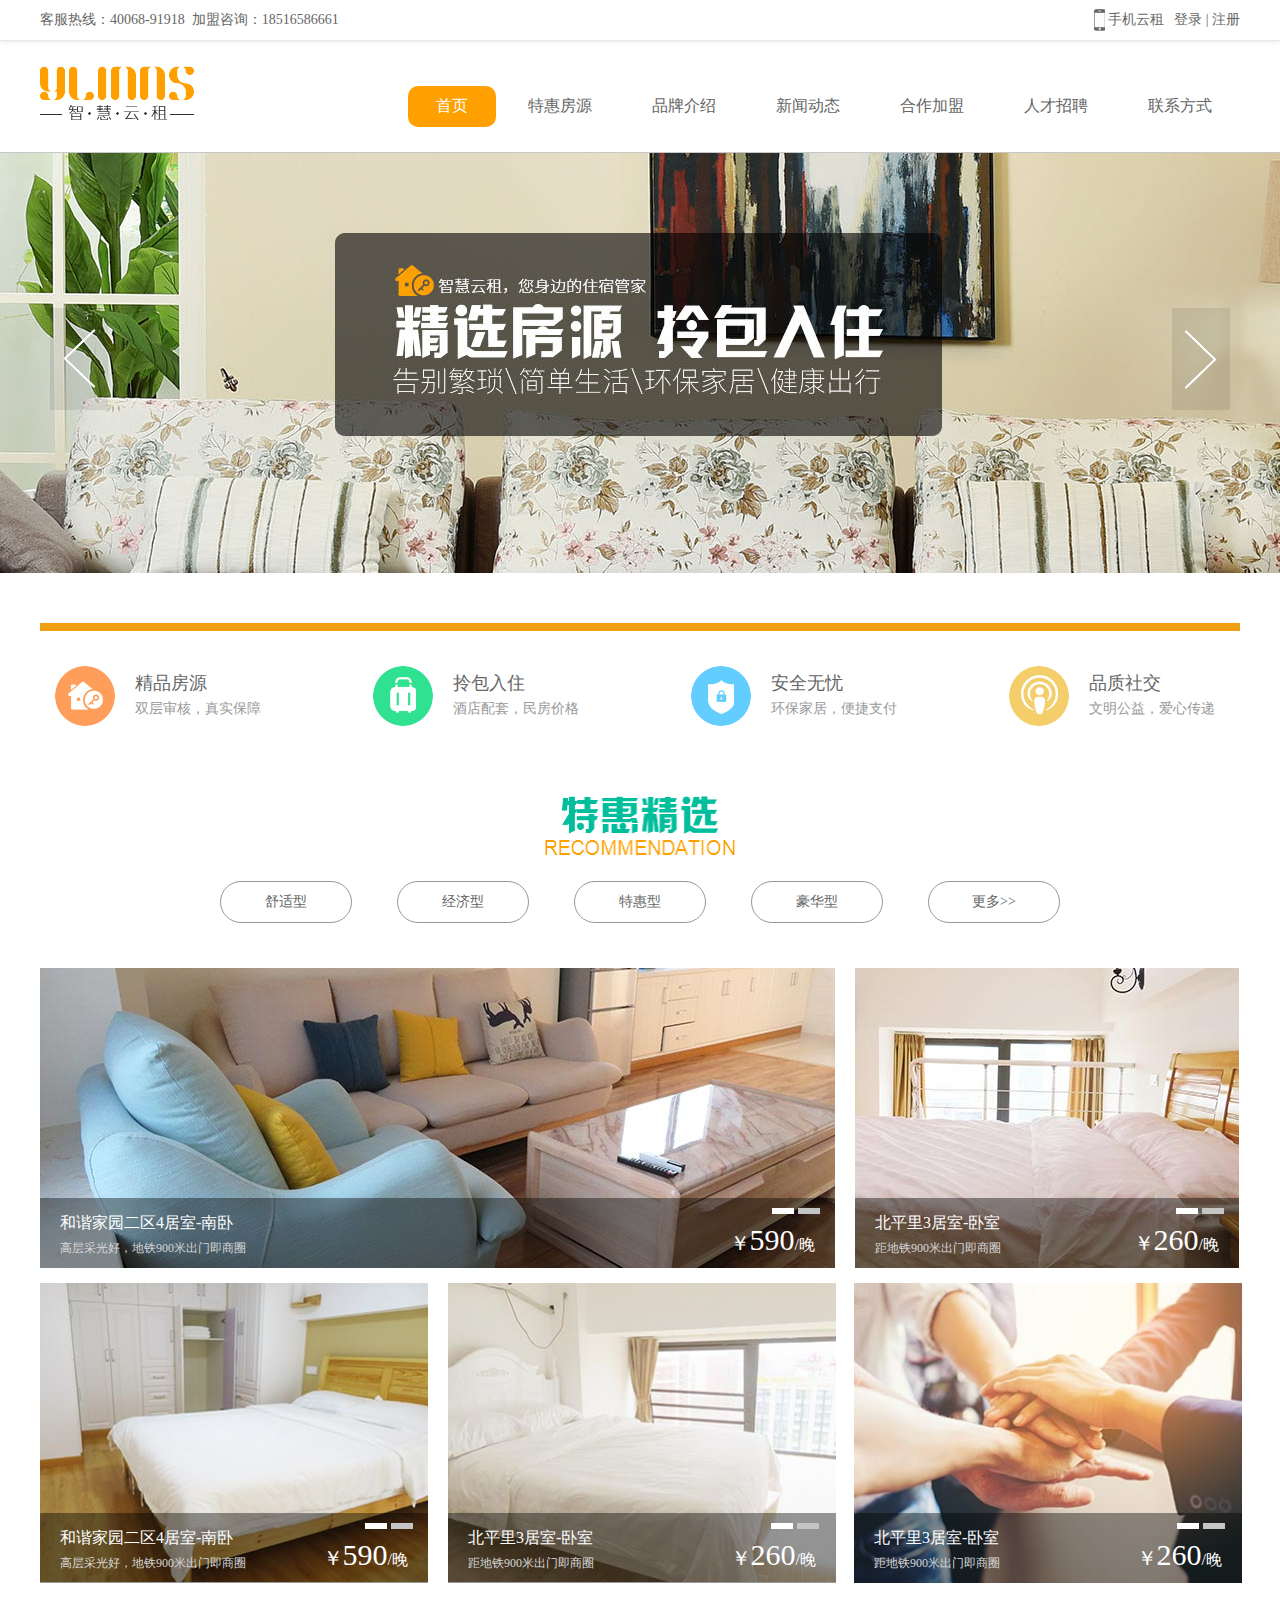
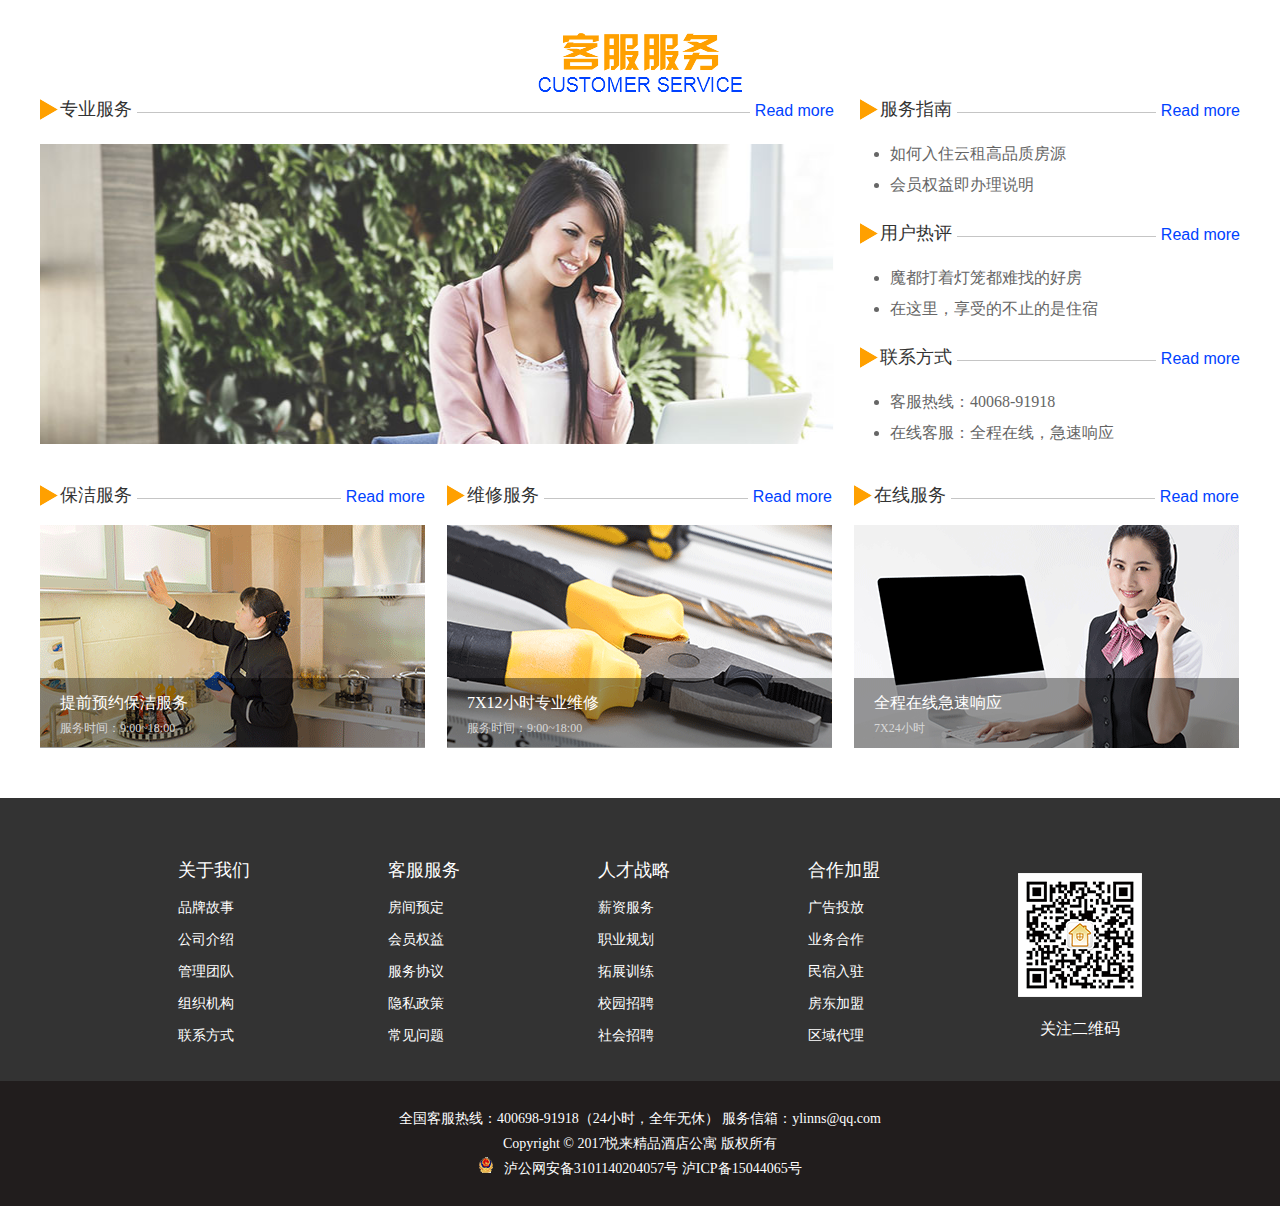
<file: index.html>
<!DOCTYPE html>
<html lang="en">
<head>
	<meta charset="UTF-8">
    <meta http-equiv="X-UA-Compatible" content="IE=edge,chrome=1">
	<title>智慧云租</title>
	<meta name="keywords" content="智慧云租">
    <meta name="description" content="智慧云租">
    <meta name="author" content="carol-y" />
  	<meta name="applicable-device" content="pc,mobile">
	<link rel="stylesheet" type="text/css" href="css/base.css">
	<link rel="stylesheet" type="text/css" href="css/index.css">
</head>
<body class="fa_yahei">
	<!-- header -->
	<div class="h40 w header">
		<div class="w1200 mauto f14 h_call">
			<p class="fl">
				客服热线：40068-91918&nbsp;&nbsp;加盟咨询：18516586661
		    </p>
		    <div class="fr">
		    	<a href="javascript:;" class="icon_iphone no_unl h_call">&nbsp;&nbsp;&nbsp;&nbsp;手机云租</a>
		    	<a href="register.html" class="no_unl h_call">&nbsp;&nbsp;登录</a>&nbsp;|&nbsp;<a href="login.html" class="no_unl h_call">注册</a>
		    </div>
		</div>
	</div>
	<!-- header end -->

	<!-- nav -->
	<div class="nav_bor">
		<div class="clearfix ptb25 w1200 mauto">
			<div class="fl"><img src="images/logo.png"></div>
			<ul class="fr nav mt20">
				<li><a href="index.html" class="cover no_unl">首页</a></li>
				<li><a href="house_list.html" class="no_unl">特惠房源</a></li>
				<li><a href="#" class="no_unl">品牌介绍</a></li>
				<li><a href="#" class="no_unl">新闻动态</a></li>
				<li><a href="#" class="no_unl">合作加盟</a></li>
				<li><a href="#" class="no_unl">人才招聘</a></li>
				<li><a href="#" class="no_unl">联系方式</a></li>
			</ul>
		</div>
	</div>
	<!-- nav end-->

	<!-- banner -->
	<div class="banner pr">
		<div class="item">
			<div class="fill pa" style="background-image:url(./images/banner.jpg);" onclick="window.location.href='http://www.***.com'"></div>
			<div class="fill pa" style="background-image:url(./images/banner2.jpg);" onclick="window.location.href='http://www.***.com'"></div>	
		</div>
		<span class="prev pa" id="left"></span>
		<span class="next pa" id="right"></span>
		
	</div>
	<!-- banner end -->

	<!-- icon -->
	<div class="mt50 w1200 mauto">
		<div class="strip"></div>
		<ul class="icon mt20">
			<li>
				<a href="#" class="clearfix cover">
					<i class="fl icon_h ml15 mt15"></i>
					<dl class="fl ml20 mt20">
						<dt>精品房源</dt>
						<dd class="mt5">双层审核，真实保障</dd>
					</dl>
				</a>
			</li>
			<li>
				<a href="#" class="clearfix">
					<i class="fl icon_c ml15 mt15"></i>
					<dl class="fl ml20 mt20">
						<dt>拎包入住</dt>
						<dd class="mt5">酒店配套，民房价格</dd>
					</dl>
				</a>
			</li>
			<li>
				<a href="#" class="clearfix">
					<i class="fl icon_b ml15 mt15"></i>
					<dl class="fl ml20 mt20">
						<dt>安全无忧</dt>
						<dd class="mt5">环保家居，便捷支付</dd>
					</dl>
				</a>
			</li>
			<li>
				<a href="#" class="clearfix">
					<i class="fl icon_s ml15 mt15"></i>
					<dl class="fl ml20 mt20">
						<dt>品质社交</dt>
						<dd class="mt5">文明公益，爱心传递</dd>
					</dl>
				</a>
			</li>
		</ul>
	</div>
	<!-- icon end -->

	<!-- recommendation -->
	<div class="mt50 w1200 mauto">
		<div class="recom mauto"><img src="./images/recom.png" width="100%"></div>
		<ul class="recom_t">
			<li><a href="javascript:;" class="no_unl">舒适型</a></li>
			<li><a href="javascript:;" class="no_unl">经济型</a></li>
			<li><a href="javascript:;" class="no_unl">特惠型</a></li>
			<li><a href="javascript:;" class="no_unl">豪华型</a></li>
			<li><a href="#" class="no_unl">更多&gt;&gt;</a></li>
		</ul>
		<div class="recom_img clearfix mt45">
			<div class="pr r_1 fl">
				<div id="r_item">
					<div class="r_1 pa" style="background-image: url(./images/r_1.jpg);">
						<div class="recom_des pa">
							<dl class="fl">
								<dt class="ml20 mt15"><a href="#">和谐家园二区4居室-南卧</a></dt>
								<dd class="ml20 ">高层采光好，地铁900米出门即商圈</dd>
							</dl>
							<p class="fr pr20 f16"><span class="f20">￥</span><b class="f30 fn">590</b>/晚</p>
						</div>
					</div>
					<div class="r_1 pa" style="background-image: url(./images/r_1.jpg);">
						<div class="recom_des pa">
							<dl class="fl">
								<dt class="ml20 mt15"><a href="#">和谐家园二区4居室-南卧</a></dt>
								<dd class="ml20 ">高层采光好，地铁900米出门即商圈</dd>
							</dl>
							<p class="fr pr20 f16"><span class="f20">￥</span><b class="f30 fn">590</b>/晚</p>
						</div>
					</div>
				</div><!--id:r_item end-->
				<div id="oneSpan" class="recom_btn pa">
					<span class="cover"></span>
					<span></span>
				</div>
			</div><!--class:r_1 end-->
			<div class="fl r_2 pr ml20">
				<div id="r_item2">
					<div class="r_2 pa" style="background-image: url(./images/r_2.jpg);">
						<div class="recom_des pa">
							<dl class="fl">
								<dt class="ml20 mt15"><a href="#">北平里3居室-卧室</a></dt>
								<dd class="ml20 ">距地铁900米出门即商圈</dd>
							</dl>
							<p class="fr pr20 f16"><span class="f20">￥</span><b class="f30 fn">260</b>/晚</p>
						</div>
					</div>
					<div class="r_2 pa" style="background-image: url(./images/r_2.jpg);">
						<div class="recom_des pa">
							<dl class="fl">
								<dt class="ml20 mt15"><a href="#">北平里3居室-卧室</a></dt>
								<dd class="ml20 ">距地铁900米出门即商圈</dd>
							</dl>
							<p class="fr pr20 f16"><span class="f20">￥</span><b class="f30 fn">260</b>/晚</p>
						</div>
					</div>
				</div><!-- id:r_item2 end-->
				<div id="twoSpan" class="recom_btn pa">
					<span class="cover"></span>
					<span></span>
				</div>
			</div><!--class:r_2 end-->
		</div><!--class:recom_img end-->
		<div class="recom_img pr clearfix pt15">
			<div class="fl r_3 ier_3 pr">
				<div id="r_item3">
					<div class="r_3 pa" style="background-image: url(./images/r_3.jpg);">
						<div class="recom_des pa">
							<dl class="fl">
								<dt class="ml20 mt15"><a href="#">和谐家园二区4居室-南卧</a></dt>
								<dd class="ml20 ">高层采光好，地铁900米出门即商圈</dd>
							</dl>
							<p class="fr pr20 f16"><span class="f20">￥</span><b class="f30 fn">590</b>/晚</p>
						</div>
					</div>
					<div class="r_3 pa" style="background-image: url(./images/r_3.jpg);">
						<div class="recom_des pa">
							<dl class="fl">
								<dt class="ml20 mt15"><a href="#">和谐家园二区4居室-南卧</a></dt>
								<dd class="ml20 ">高层采光好，地铁900米出门即商圈</dd>
							</dl>
							<p class="fr pr20 f16"><span class="f20">￥</span><b class="f30 fn">590</b>/晚</p>
						</div>
					</div>
				</div><!-- id:r_item3 end-->
				<div id="threeSpan" class="recom_btn pa">
					<span class="cover"></span>
					<span></span>
				</div>
			</div><!-- class:r_3 end-->
			<div class="fl r_3 ier_3 pr">
				<div id="r_item4">
					<div class="r_3 pa" style="background-image: url(./images/r_4.jpg);">
						<div class="recom_des pa">
							<dl class="fl ">
								<dt class="ml20 mt15"><a href="#">北平里3居室-卧室</a></dt>
								<dd class="ml20 ">距地铁900米出门即商圈</dd>
							</dl>
							<p class="fr pr20 f16"><span class="f20">￥</span><b class="f30 fn">260</b>/晚</p>
						</div>
					</div>
					<div class="r_3 pa" style="background-image: url(./images/r_4.jpg);">
						<div class="recom_des pa">
							<dl class="fl ">
								<dt class="ml20 mt15"><a href="#">北平里3居室-卧室</a></dt>
								<dd class="ml20 ">距地铁900米出门即商圈</dd>
							</dl>
							<p class="fr pr20 f16"><span class="f20">￥</span><b class="f30 fn">260</b>/晚</p>
						</div>
					</div>
				</div><!--id:r_item4-->
				<div id="fourSpan" class="recom_btn pa">
					<span class="cover"></span>
					<span></span>
				</div>
			</div><!--class:r_3 end-->
			<div class="fl r_3 ier_3 pr">
				<div id="r_item5">
					<div class="r_3 pa" style="background-image: url(./images/r_5.jpg);">
						<div class="recom_des pa">
							<dl class="fl">
								<dt class="ml20 mt15"><a href="#">北平里3居室-卧室</a></dt>
								<dd class="ml20 ">距地铁900米出门即商圈</dd>
							</dl>
							<p class="fr pr20 f16"><span class="f20">￥</span><b class="f30 fn">260</b>/晚</p>
						</div>
					</div>
					<div class="r_3 pa" style="background-image: url(./images/r_5.jpg);">
						<div class="recom_des pa">
							<dl class="fl">
								<dt class="ml20 mt15"><a href="#">北平里3居室-卧室</a></dt>
								<dd class="ml20 ">距地铁900米出门即商圈</dd>
							</dl>
							<p class="fr pr20 f16"><span class="f20">￥</span><b class="f30 fn">260</b>/晚</p>
						</div>
					</div>	
				</div><!--id:r_item5 end-->
				<div id="fiveSpan" class="recom_btn pa">
					<span class="cover"></span>
					<span></span>
				</div>
			</div><!--class:r_3 end-->
		</div><!--class:recom_img end-->

	</div>
	<!-- recommendation end -->

	<!-- custiomer service -->
	<div class="mt50 w1200 mauto">
		<div class="custi mauto"><img src="./images/custi.png" width="100%"></div>
		<div class="custi_con clearfix mt20">
			<div class="fl mr20 custi_cs1">
				<div class="custi_tit pr">
					<hr class="hr" />
					<span class="pa f18">专业服务</span>
					<a href="#" class="pa f16 fa_Arial pl5">Read more</a>
				</div>
				<div class="custi_img mt20"><img src="./images/cs_1.jpg" width="794" height="300"></div>
			</div>
			<div class="fr">
				<div class="custi_box mb40">
					<div class="custi_tit pr">
						<hr class="hr" />
						<span class="pa f18">服务指南</span>
						<a href="#" class="pa f16 fa_Arial pl5">Read more</a>
					</div>
					<ul class="custi_list mt20 f16 pl30">
						<li>如何入住云租高品质房源</li>
						<li class="mt10">会员权益即办理说明</li>
					</ul>
				</div>
				<div class="custi_box mb40">
					<div class="custi_tit pr">
						<hr class="hr" />
						<span class="pa f18">用户热评</span>
						<a href="#" class="pa f16 fa_Arial pl5">Read more</a>
					</div>
					<ul class="custi_list mt20 f16 pl30">
						<li>魔都打着灯笼都难找的好房</li>
						<li class="mt10">在这里，享受的不止的是住宿</li>
					</ul>
				</div>
				<div class="custi_box">
					<div class="custi_tit pr">
						<hr class="hr" />
						<span class="pa f18">联系方式</span>
						<a href="#" class="pa f16 fa_Arial pl5">Read more</a>
					</div>
					<ul class="custi_list mt20 f16 pl30">
						<li>客服热线：40068-91918</li>
						<li class="mt10">在线客服：全程在线，急速响应</li>
					</ul>
				</div>
			</div>
		</div>
		<div class="custi_con clearfix pt50">
			<div class="fl custi_s1 mr22">
				<div class="custi_box">
					<div class="custi_tit pr">
						<hr class="hr" />
						<span class="pa f18">保洁服务</span>
						<a href="#" class="pa f16 fa_Arial pl5">Read more</a>
					</div>
					<div class="custi_s pr mt15" style="background-image: url(./images/cs_2.gif);">
						<div class="recom_des pa">
							<dl class="fl">
								<dt class="ml20 mt15">提前预约保洁服务</dt>
								<dd class="ml20 ">服务时间：9:00~18:00</dd>
							</dl>
						</div>
					</div>
				</div>
			</div>
			<div class="fl custi_s1 mr22">
				<div class="custi_box">
					<div class="custi_tit pr">
						<hr class="hr" />
						<span class="pa f18">维修服务</span>
						<a href="#" class="pa f16 fa_Arial pl5">Read more</a>
					</div>
					<div class="custi_s pr mt15" style="background-image: url(./images/cs_3.gif);">
						<div class="recom_des pa">
							<dl class="fl">
								<dt class="ml20 mt15">7X12小时专业维修</dt>
								<dd class="ml20 ">服务时间：9:00~18:00</dd>
							</dl>
						</div>
					</div>
				</div>
			</div>
			<div class="fl custi_s1">
				<div class="custi_box">
					<div class="custi_tit pr">
						<hr class="hr" />
						<span class="pa f18">在线服务</span>
						<a href="#" class="pa f16 fa_Arial pl5">Read more</a>
					</div>
					<div class="custi_s pr mt15" style="background-image: url(./images/cs_4.gif);">
						<div class="recom_des pa">
							<dl class="fl">
								<dt class="ml20 mt15">全程在线急速响应</dt>
								<dd class="ml20 ">7X24小时</dd>
							</dl>
						</div>
					</div>
				</div>
			</div>
		</div>
	</div>
	<!-- custiomer service end -->

	<!-- footer -->
	<div class="footer mt50">
		<div class="foo_nav clearfix mauto">
			<dl class="fl">
				<dt>关于我们</dt>
				<dd><a href="#">品牌故事</a></dd>
				<dd><a href="#">公司介绍</a></dd>
				<dd><a href="#">管理团队</a></dd>
				<dd><a href="#">组织机构</a></dd>
				<dd><a href="#">联系方式</a></dd>
			</dl>
			<dl class="fl">
				<dt>客服服务</dt>
				<dd><a href="#">房间预定</a></dd>
				<dd><a href="#">会员权益</a></dd>
				<dd><a href="#">服务协议</a></dd>
				<dd><a href="#">隐私政策</a></dd>
				<dd><a href="#">常见问题</a></dd>
			</dl>
			<dl class="fl">
				<dt>人才战略</dt>
				<dd><a href="#">薪资服务</a></dd>
				<dd><a href="#">职业规划</a></dd>
				<dd><a href="#">拓展训练</a></dd>
				<dd><a href="#">校园招聘</a></dd>
				<dd><a href="#">社会招聘</a></dd>
			</dl>
			<dl class="fl">
				<dt>合作加盟</dt>
				<dd><a href="#">广告投放</a></dd>
				<dd><a href="#">业务合作</a></dd>
				<dd><a href="#">民宿入驻</a></dd>
				<dd><a href="#">房东加盟</a></dd>
				<dd><a href="#">区域代理</a></dd>
			</dl>
			<div class="foo_code fl">
				<img src="./images/code.png" alt="二维码">
				<p>关注二维码</p>
			</div>
		</div>
		
		<div class="foo_co">
			<p>全国客服热线：400698-91918（24小时，全年无休）  服务信箱：ylinns@qq.com</p>
			<p>Copyright © 2017悦来精品酒店公寓 版权所有</p>
			<p><img src="./images/icon_po.png" alt="警徽"> &nbsp;&nbsp;泸公网安备3101140204057号   泸ICP备15044065号</p>
		</div>
	</div>
	<!-- footer end -->

	<script type="text/javascript" src="./lib/js/jquery.min.js"></script>
	<script type="text/javascript" src="js/js.js"></script>
</body>
</html>
</file>
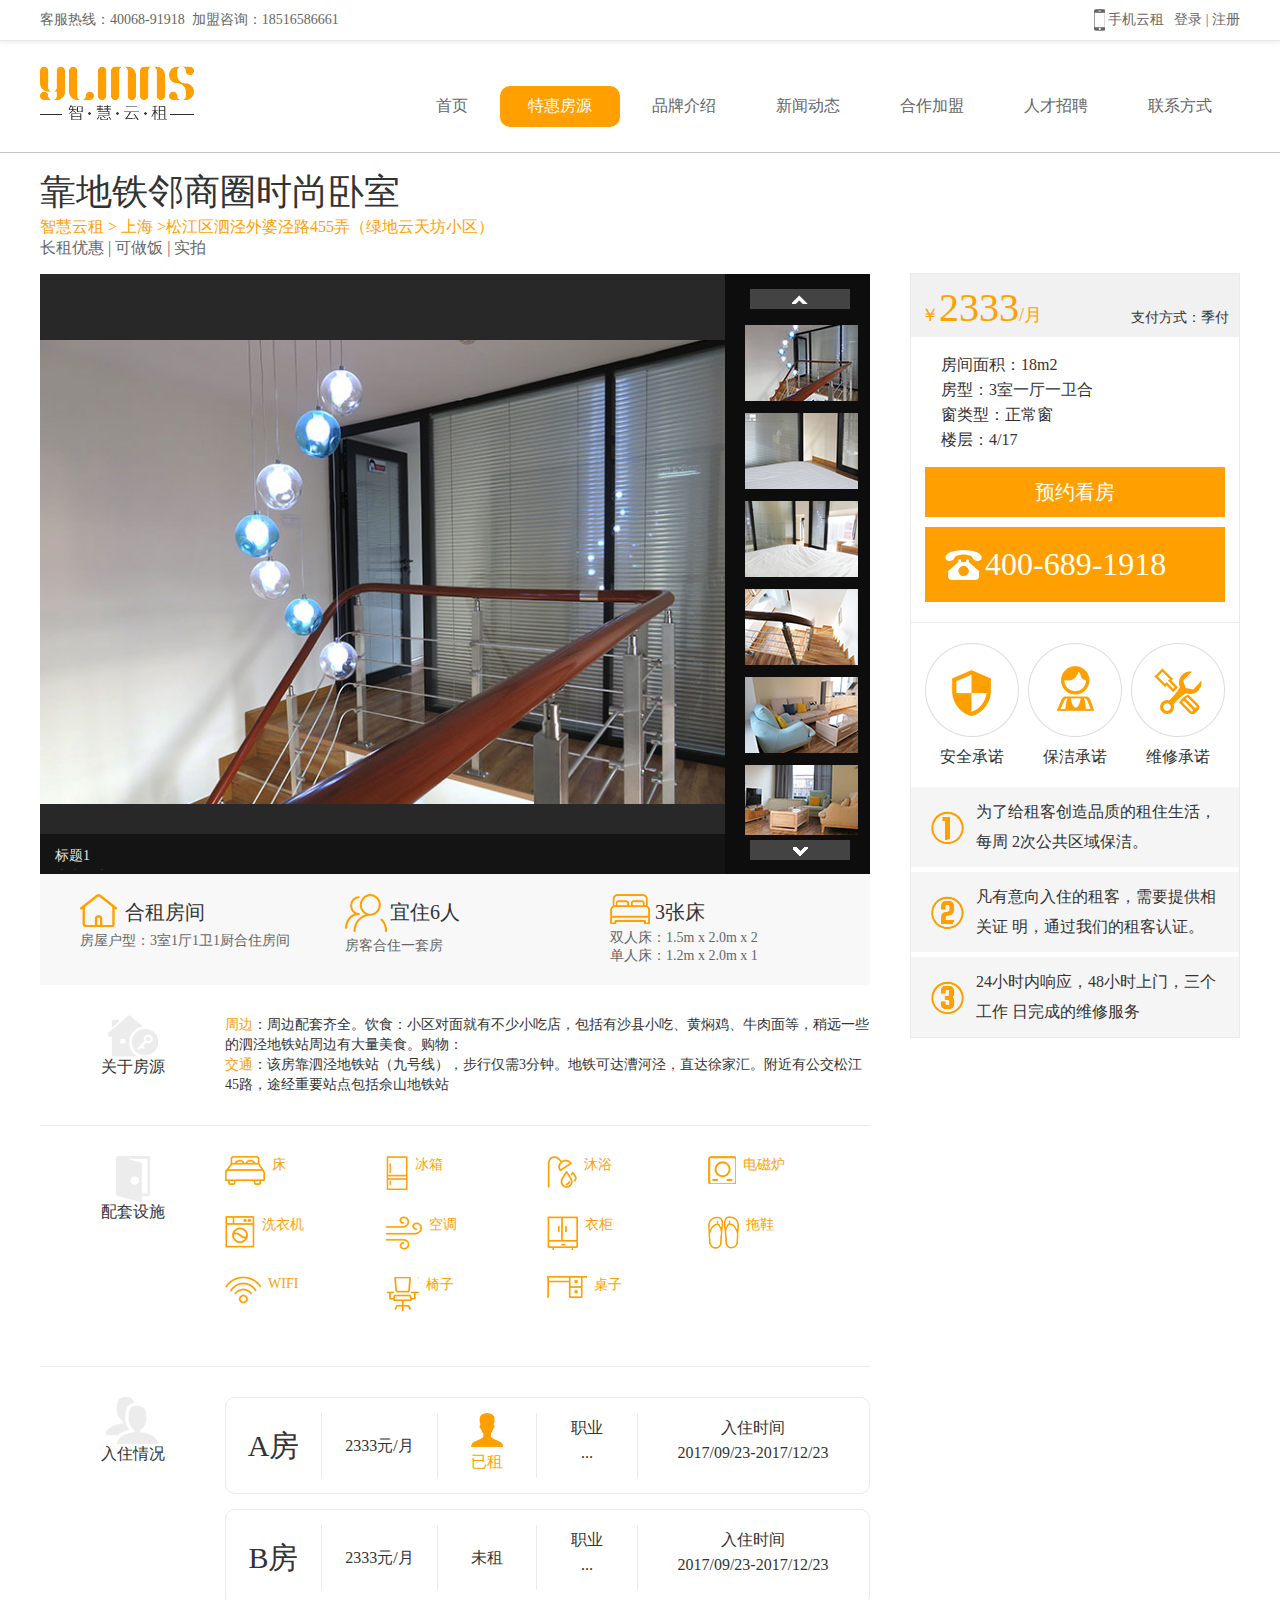
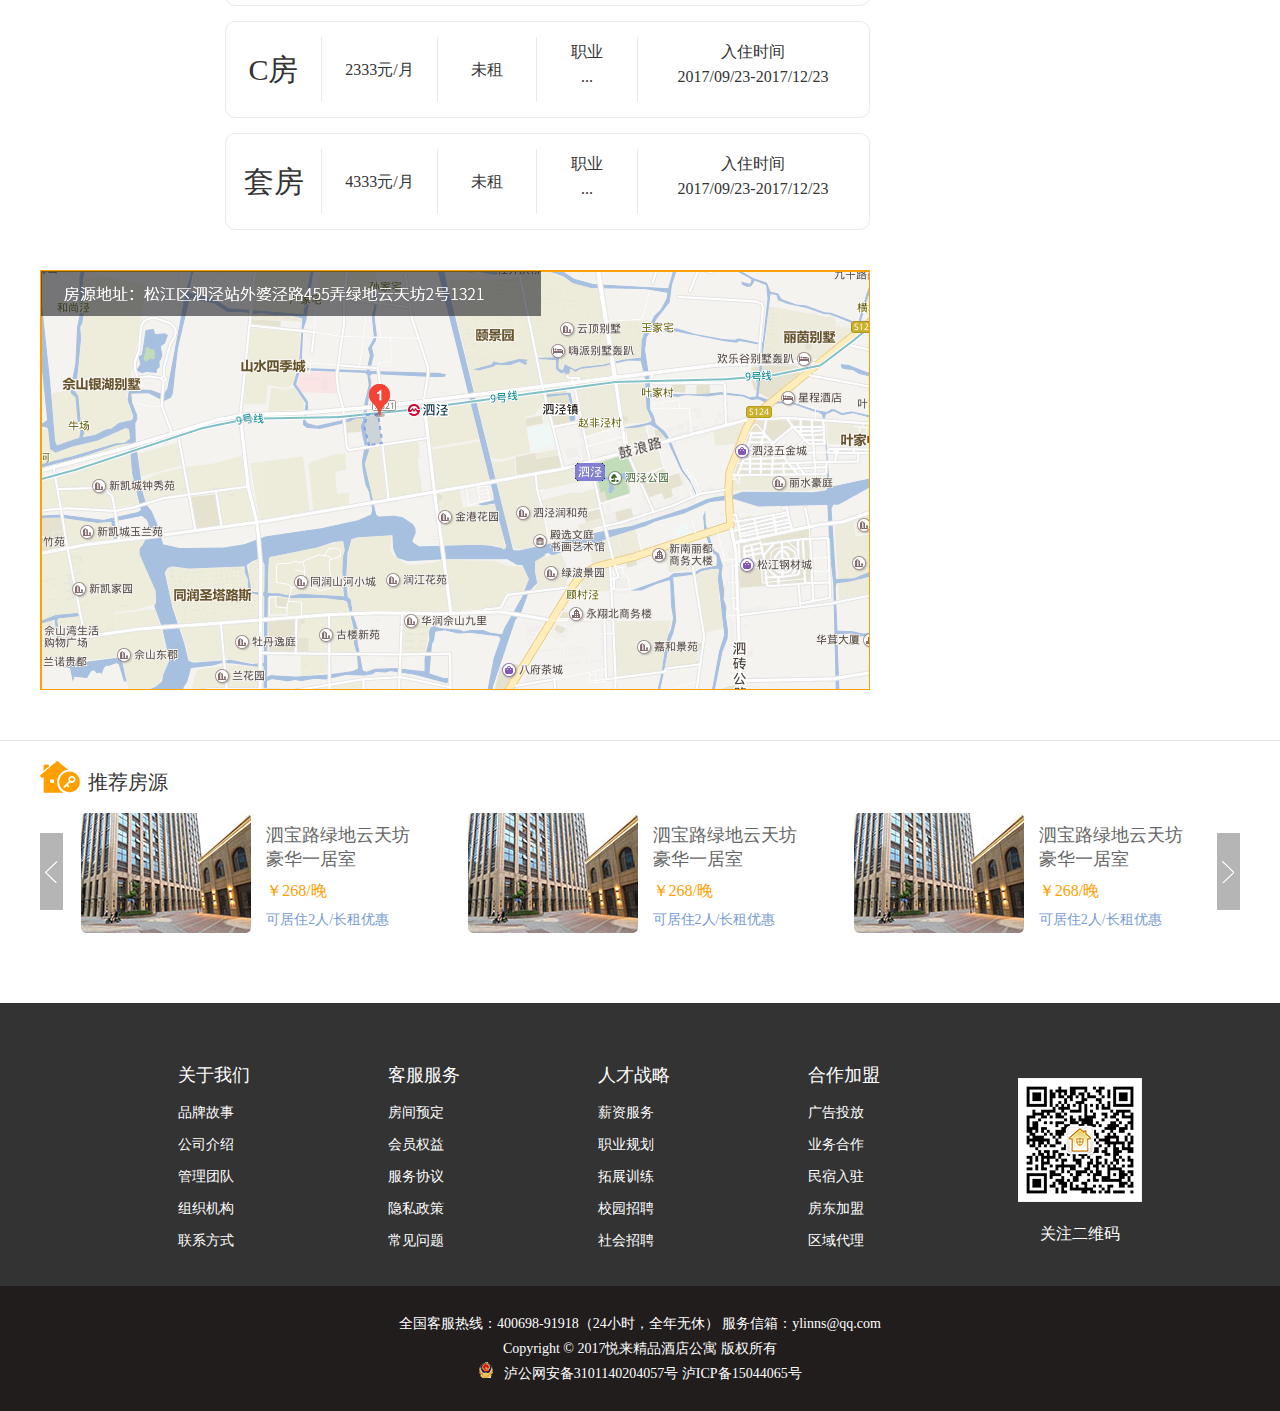
<file: house_details.html>
<!DOCTYPE html>
<html lang="en">
<head>
	<meta charset="UTF-8">
    <meta http-equiv="x-ua-compatible" content="IE=edge,chrome=1"/>
	<title>智慧云租(长租)</title>
	<meta name="keywords" content="智慧云租">
    <meta name="description" content="智慧云租">
    <meta name="author" content="carol-y" />
  	<meta name="applicable-device" content="pc,mobile">
	<link rel="stylesheet" type="text/css" href="css/base.css"/>
	<link rel="stylesheet" type="text/css" href="css/index.css"/>
	<link rel="stylesheet" type="text/css" href="css/house_list.css"/>
	<link rel="stylesheet" type="text/css" href="css/house_details.css"/>
	<link rel="stylesheet" type="text/css" href="lib/style/style.css"/>
</head>
<body class="fa_yahei">
	<!-- header -->
	<div class="h40 w header">
		<div class="w1200 mauto f14 h_call">
			<p class="fl">
				客服热线：40068-91918&nbsp;&nbsp;加盟咨询：18516586661
		    </p>
		    <div class="fr">
		    	<a href="javascript:;" class="icon_iphone no_unl h_call">&nbsp;&nbsp;&nbsp;&nbsp;手机云租</a>
		    	<a href="register.html" class="no_unl h_call">&nbsp;&nbsp;登录</a> | <a href="login.html" class="no_unl h_call">注册</a>
		    </div>
		</div>
	</div>
	<!-- header end -->

	<!-- nav -->
	<div class="nav_bor">
		<div class="clearfix ptb25 w1200 mauto">
			<div class="fl"><img src="images/logo.png"></div>
			<ul class="fr nav mt20">
				<li><a href="index.html" class="no_unl">首页</a></li>
				<li><a href="house_list.html" class="cover no_unl">特惠房源</a></li>
				<li><a href="#" class="no_unl">品牌介绍</a></li>
				<li><a href="#" class="no_unl">新闻动态</a></li>
				<li><a href="#" class="no_unl">合作加盟</a></li>
				<li><a href="#" class="no_unl">人才招聘</a></li>
				<li><a href="#" class="no_unl">联系方式</a></li>
			</ul>
		</div>
	</div>
	<!-- nav end-->

	<!-- house long -->
	<div class="w1200 mauto clearfix h_de">
		<div class="fl h_de_left">
			<div class="h_de_title">
				<h1>靠地铁邻商圈时尚卧室</h1>
				<p>智慧云租 > 上海 >松江区泗泾外婆泾路455弄（绿地云天坊小区）</p>
				<em>长租优惠&nbsp;|&nbsp;可做饭&nbsp;|&nbsp;实拍</em>
			</div>
			<!-- <div class="h_de_banner">
				<div class="fl" id="bImg">
					<img src="./images/h_de_b1.jpg" width="710" height="480">
					<img src="./images/h_de_b1.jpg" width="710" height="480">
					<img src="./images/h_de_b1.jpg" width="710" height="480">
					<img src="./images/h_de_b1.jpg" width="710" height="480">
					<img src="./images/h_de_b1.jpg" width="710" height="480">
					<img src="./images/h_de_b1.jpg" width="710" height="480">
				</div>
				<div class="h_de_l fr pr" id="sImg">
					<ul>
						<li>
							<img src="./images/h_de_l1.jpg" width="115" height="75">
						</li>
						<li>
							<img src="./images/h_de_l2.png" width="115" height="75">
						</li>
						<li>
							<img src="./images/h_de_l3.png" width="115" height="75">
						</li>
						<li>
							<img src="./images/h_de_l4.png" width="115" height="75">
						</li>
						<li>
							<img src="./images/h_de_l5.png" width="115" height="75">
						</li>
						<li>
							<img src="./images/h_de_l6.jpg" width="115" height="75">
						</li>
					</ul>
					
					<span class="h_btn_prev pa"></span>
					<span class="h_btn_next pa"></span>
					
				</div>
			</div> --><!-- class:h_de_banner end -->
			<div class="successlunbo">
		        <div class="succesny">
		            <div class="control">
		                <ul class="change">
		                </ul>
		            </div>
		            <div class="thumbWrap">
		                <div class="thumbCont">
		                    <ul>
		                        <!-- img属性, url=url, text=描述, bigimg=大图, alt=标题  -->
		                        <li>
		                            <div><img src="images/h_de_l1.jpg" url="javascript:void(0);" bigImg="images/h_de_b1.jpg" width="113" height="76" alt="标题1"></div>
		                        </li>
		                        <li>
		                            <div><img src="images/h_de_l2.png" url="javascript:void(0);"  bigImg="images/h_de_b1.jpg" width="113" height="76" alt="标题2"></div>
		                        </li>
		                        <li>
		                            <div><img src="images/h_de_l3.png" url="javascript:void(0);"  bigImg="images/h_de_b1.jpg" width="113" height="76" alt="标题3"></div>
		                        </li>
		                        <li>
		                            <div><img src="images/h_de_l4.png" url="javascript:void(0);"  bigImg="images/h_de_b1.jpg" width="113" height="76" alt="标题4"></div>
		                        </li>
		                        <li>
		                            <div><img src="images/h_de_l5.png" url="javascript:void(0);"  bigImg="images/h_de_b1.jpg" width="113" height="76" alt="标题5"></div>
		                        </li>
		                        <li>
		                            <div><img src="images/h_de_l6.jpg" url="javascript:void(0);" bigImg="images/h_de_b1.jpg" width="113" height="76" alt="标题6"></div>
		                        </li>
		                        <li>
		                            <div><img src="images/h_de_l2.png" url="javascript:void(0);"  bigImg="images/h_de_b1.jpg" width="113" height="76" alt="标题7"></div>
		                        </li>
		                        <li>
		                            <div><img src="images/h_de_l4.png" url="javascript:void(0);"  bigImg="images/h_de_b1.jpg" width="113" height="76" alt="标题8"></div>
		                        </li>
		                        <li>
		                            <div><img src="images/h_de_l5.png" url="javascript:void(0);"  bigImg="images/h_de_b1.jpg" width="113" height="76" alt="标题9"></div>
		                        </li>
		                        <li>
		                            <div><img src="images/h_de_l3.png" url="javascript:void(0);"  bigImg="images/h_de_b1.jpg" width="113" height="76" alt="标题10"></div>
		                        </li>
		                    </ul>
		                </div>
		            </div>
		        </div>
		    </div>
			<div class="h_de_des clearfix">
				<dl class="fl">
					<dt class="pr"><i></i><span class="pa">合租房间</span></dt>
					<dd>房屋户型：3室1厅1卫1厨合住房间</dd>
				</dl>
				<dl class="fl">
					<dt class="pr"><i class="h_icon_r"></i><span class="pa">宜住6人</span></dt>
					<dd>房客合住一套房</dd>
				</dl>
				<dl class="fl">
					<dt class="pr"><i class="h_icon_c"></i><span class="pa">3张床</span></dt>
					<dd>双人床：1.5m x 2.0m x 2</dd>
					<dd>单人床：1.2m x 2.0m x 1</dd>
				</dl>
			</div><!-- class:h_de_des end-->
			<div class="h_de_room clearfix">
				<div class="r_title">
					<i class="mauto"></i>
					<h3 class="f16">关于房源</h3>
				</div>
				<div class="r_con f14">
					<p><strong>周边</strong>：周边配套齐全。饮食：小区对面就有不少小吃店，包括有沙县小吃、黄焖鸡、牛肉面等，稍远一些的泗泾地铁站周边有大量美食。购物：</p>
					<p><strong>交通</strong>：该房靠泗泾地铁站（九号线），步行仅需3分钟。地铁可达漕河泾，直达徐家汇。附近有公交松江45路，途经重要站点包括佘山地铁站</p>
				</div>
			</div><!-- class:r_con end-->
			<hr/>
			<div class="h_de_room clearfix">
				<div class="r_title">
					<i class="mauto r_icon2"></i>
					<h3 class="f16">配套设施</h3>
				</div>
				<div class="r_con f14">
					<ul class="clearfix">
						<li>
							<em class="clearfix">
								<img src="images/icon_car.png">
								<span>&nbsp;&nbsp;床</span>
							</em>
						</li>
						<li>
							<em class="clearfix">
								<img src="images/icon_b.png">
								<span>&nbsp;&nbsp;冰箱</span>
							</em>
						</li>
						<li>
							<em class="clearfix">
								<img src="images/icon_m.png">
								<span>&nbsp;&nbsp;沐浴</span>
							</em>
						</li>
						<li>
							<em class="clearfix">
								<img src="images/icon_d.png">
								<span>&nbsp;&nbsp;电磁炉</span>
							</em>
						</li>
						<li>
							<em class="clearfix">
								<img src="images/icon_x.png">
								<span>&nbsp;&nbsp;洗衣机</span>
							</em>
						</li>
						<li>
							<em class="clearfix">
								<img src="images/icon_k.png">
								<span>&nbsp;&nbsp;空调</span>
							</em>
						</li>
						<li>
							<em class="clearfix">
								<img src="images/icon_y.png">
								<span>&nbsp;&nbsp;衣柜</span>
							</em>
						</li>
						<li>
							<em class="clearfix">
								<img src="images/icon_tx.png">
								<span>&nbsp;&nbsp;拖鞋</span>
							</em>
						</li>
						<li>
							<em class="clearfix">
								<img src="images/icon_wx.png">
								<span>&nbsp;&nbsp;WIFI</span>
							</em>
						</li>
						<li>
							<em class="clearfix">
								<img src="images/icon_yz.png">
								<span>&nbsp;&nbsp;椅子</span>
							</em>
						</li>
						<li>
							<em class="clearfix">
								<img src="images/icon_zz.png">
								<span>&nbsp;&nbsp;桌子</span>
							</em>
						</li>
					</ul>
				</div>
			</div><!-- ancillary facility end-->
			<hr/>
			<div class="h_de_room clearfix" style="border: 0;">
				<div class="r_title">
					<i class="mauto r_icon3"></i>
					<h3 class="f16">入住情况</h3>
				</div>
				<div class="r_con">
					<ul class="r_occupancy">
						<li class="r_o_title">A房</li>
						<li class="r_o_money"><dfn>2333</dfn>元/月</li>
						<li class="r_o"><i><img src="images/icon_user.png"></i><p class="over">已租</p></li>
						<li class="r_pro">职业<p>...</p></li>
						<li class="r_o_time">入住时间<p>2017/09/23-2017/12/23</p></li>
					</ul>
					<ul class="r_occupancy">
						<li class="r_o_title">B房</li>
						<li class="r_o_money"><dfn>2333</dfn>元/月</li>
						<li class="r_o">未租</li>
						<li class="r_pro">职业<p>...</p></li>
						<li class="r_o_time">入住时间<p>2017/09/23-2017/12/23</p></li>
					</ul>
					<ul class="r_occupancy">
						<li class="r_o_title">C房</li>
						<li class="r_o_money"><dfn>2333</dfn>元/月</li>
						<li class="r_o">未租</li>
						<li class="r_pro">职业<p>...</p></li>
						<li class="r_o_time">入住时间<p>2017/09/23-2017/12/23</p></li>
					</ul>
					<ul class="r_occupancy">
						<li class="r_o_title">套房</li>
						<li class="r_o_money"><dfn>4333</dfn>元/月</li>
						<li class="r_o">未租</li>
						<li class="r_pro">职业<p>...</p></li>
						<li class="r_o_time">入住时间<p>2017/09/23-2017/12/23</p></li>
					</ul>
				</div>
			</div><!--occupancy end--> 
			<div class="h_map">
				<img src="./images/map.png"/>
			</div>
		</div>
		<div class="fr h_de_right">
			<div class="m_pay f14">
				<span class="m_pay_m fl f18">￥<em>2333</em>/<i>月</i></span>
				<span class="m_pay_t fr">支付方式：季付</span>
			</div>
			<div class="h_par f16">
				<p>房间面积：18m2</p>
				<P>房型：3室一厅一卫<span>合</span></P>
				<p>窗类型：正常窗</p>
				<p>楼层：4/17</p>
			</div>
			<div class="h_app f20">预约看房</div>
			<div class="h_tel f20">400-689-1918</div>
			<hr/>
			<ul class="h_promise">
				<li>
					<i></i>
					<p class="f16">安全承诺</p>
				</li>
				<li>
					<i class="h_r_icon2"></i>
					<p class="f16">保洁承诺</p>
				</li>
				<li>
					<i class="h_r_icon3"></i>
					<p class="f16">维修承诺</p>
				</li>
			</ul>
			<ul class="h_text mt10">
				<li class="h_text1">为了给租客创造品质的租住生活，每周 2次公共区域保洁。</li>
				<li class="h_text2">凡有意向入住的租客，需要提供相关证 明，通过我们的租客认证。</li>
				<li class="h_text3">24小时内响应，48小时上门，三个工作 日完成的维修服务</li>
			</ul>
		</div>
	</div>
	<!-- house long end-->

	<!-- house recommend -->
	<div class="h_re">
		<div class="h_title">
			<h3 class="f20 w1200 pr">
				<i class="pa"></i>
				<span class="pa">推荐房源</span>
			</h3>
		</div>
		<div class="h_re_list w1200 pr pt20">
			<ul class="pa">
				<li class="clearfix">
					<a href="house_details.html">
						<img src="./images/h_re.jpg" class="fl" width="170" height="120" />
						<div class="fl pl15 h_re_title">
							<h3 class="pt10 f18">泗宝路绿地云天坊豪华一居室</h3>
							<strong class="f16">￥<em>268</em>/晚</strong>
							<p class="f14"><span>可居住2人</span>/<span>长租优惠</span></p>
						</div>
					</a>
				</li>
				<li class="clearfix">
					<a href="house_details.html">
						<img src="./images/h_re.jpg" class="fl" width="170" height="120" />
						<div class="fl pl15 h_re_title">
							<h3 class="pt10 f18">泗宝路绿地云天坊豪华一居室</h3>
							<strong class="f16">￥<em>268</em>/晚</strong>
							<p class="f14"><span>可居住2人</span>/<span>长租优惠</span></p>
						</div>
					</a>
				</li>
				<li class="clearfix">
					<a href="house_details.html">
						<img src="./images/h_re.jpg" class="fl" width="170" height="120" />
						<div class="fl pl15 h_re_title">
							<h3 class="pt10 f18">泗宝路绿地云天坊豪华一居室</h3>
							<strong class="f16">￥<em>268</em>/晚</strong>
							<p class="f14"><span>可居住2人</span>/<span>长租优惠</span></p>
						</div>
					</a>
				</li>
				<li class="clearfix">
					<a href="house_details.html">
						<img src="./images/h_re.jpg" class="fl" width="170" height="120" />
						<div class="fl pl15 h_re_title">
							<h3 class="pt10 f18">泗宝路绿地云天坊豪华一居室</h3>
							<strong class="f16">￥<em>268</em>/晚</strong>
							<p class="f14"><span>可居住2人</span>/<span>长租优惠</span></p>
						</div>
					</a>
				</li>
				<li class="clearfix">
					<a href="house_details.html">
						<img src="./images/h_re.jpg" class="fl" width="170" height="120" />
						<div class="fl pl15 h_re_title">
							<h3 class="pt10 f18">泗宝路绿地云天坊豪华一居室</h3>
							<strong class="f16">￥<em>268</em>/晚</strong>
							<p class="f14"><span>可居住2人</span>/<span>长租优惠</span></p>
						</div>
					</a>
				</li>
				<li class="clearfix">
					<a href="house_details.html">
						<img src="./images/h_re.jpg" class="fl" width="170" height="120" />
						<div class="fl pl15 h_re_title">
							<h3 class="pt10 f18">泗宝路绿地云天坊豪华一居室</h3>
							<strong class="f16">￥<em>268</em>/晚</strong>
							<p class="f14"><span>可居住2人</span>/<span>长租优惠</span></p>
						</div>
					</a>
				</li>
				<li class="clearfix">
					<a href="house_details.html">
						<img src="./images/h_re.jpg" class="fl" width="170" height="120" />
						<div class="fl pl15 h_re_title">
							<h3 class="pt10 f18">泗宝路绿地云天坊豪华一居室</h3>
							<strong class="f16">￥<em>268</em>/晚</strong>
							<p class="f14"><span>可居住2人</span>/<span>长租优惠</span></p>
						</div>
					</a>
				</li>
			</ul>
			<em class="pa btn_prev"></em>
			<em class="pa btn_next"></em>
		</div>
	</div>
	<!-- house recommend  end -->
	
	<!-- footer -->
	<div class="footer mt50">
		<div class="foo_nav clearfix mauto">
			<dl class="fl">
				<dt>关于我们</dt>
				<dd><a href="#">品牌故事</a></dd>
				<dd><a href="#">公司介绍</a></dd>
				<dd><a href="#">管理团队</a></dd>
				<dd><a href="#">组织机构</a></dd>
				<dd><a href="#">联系方式</a></dd>
			</dl>
			<dl class="fl">
				<dt>客服服务</dt>
				<dd><a href="#">房间预定</a></dd>
				<dd><a href="#">会员权益</a></dd>
				<dd><a href="#">服务协议</a></dd>
				<dd><a href="#">隐私政策</a></dd>
				<dd><a href="#">常见问题</a></dd>
			</dl>
			<dl class="fl">
				<dt>人才战略</dt>
				<dd><a href="#">薪资服务</a></dd>
				<dd><a href="#">职业规划</a></dd>
				<dd><a href="#">拓展训练</a></dd>
				<dd><a href="#">校园招聘</a></dd>
				<dd><a href="#">社会招聘</a></dd>
			</dl>
			<dl class="fl">
				<dt>合作加盟</dt>
				<dd><a href="#">广告投放</a></dd>
				<dd><a href="#">业务合作</a></dd>
				<dd><a href="#">民宿入驻</a></dd>
				<dd><a href="#">房东加盟</a></dd>
				<dd><a href="#">区域代理</a></dd>
			</dl>
			<div class="foo_code fl">
				<img src="./images/code.png" alt="二维码">
				<p>关注二维码</p>
			</div>
		</div>
		
		<div class="foo_co">
			<p>全国客服热线：400698-91918（24小时，全年无休）  服务信箱：ylinns@qq.com</p>
			<p>Copyright © 2017悦来精品酒店公寓 版权所有</p>
			<p><img src="./images/icon_po.png" alt="警徽"> &nbsp;&nbsp;泸公网安备3101140204057号   泸ICP备15044065号</p>
		</div>
	</div>
	<!-- footer end -->
	<script type="text/javascript" src="./lib/js/jquery.min.js"></script>
	<script type="text/javascript" src="js/js.js"></script>
	<script type="text/javascript" src='./lib/js/slides-1.1.1-min.js'></script>
	<script>
		$(function() {
			$('.succesny').olvSlides({
				thumb: true,
				thumbPage: true,
				thumbDirection: "Y",
				effect: 'fade'

			});
		})
	</script>
</body>
</html>
</file>
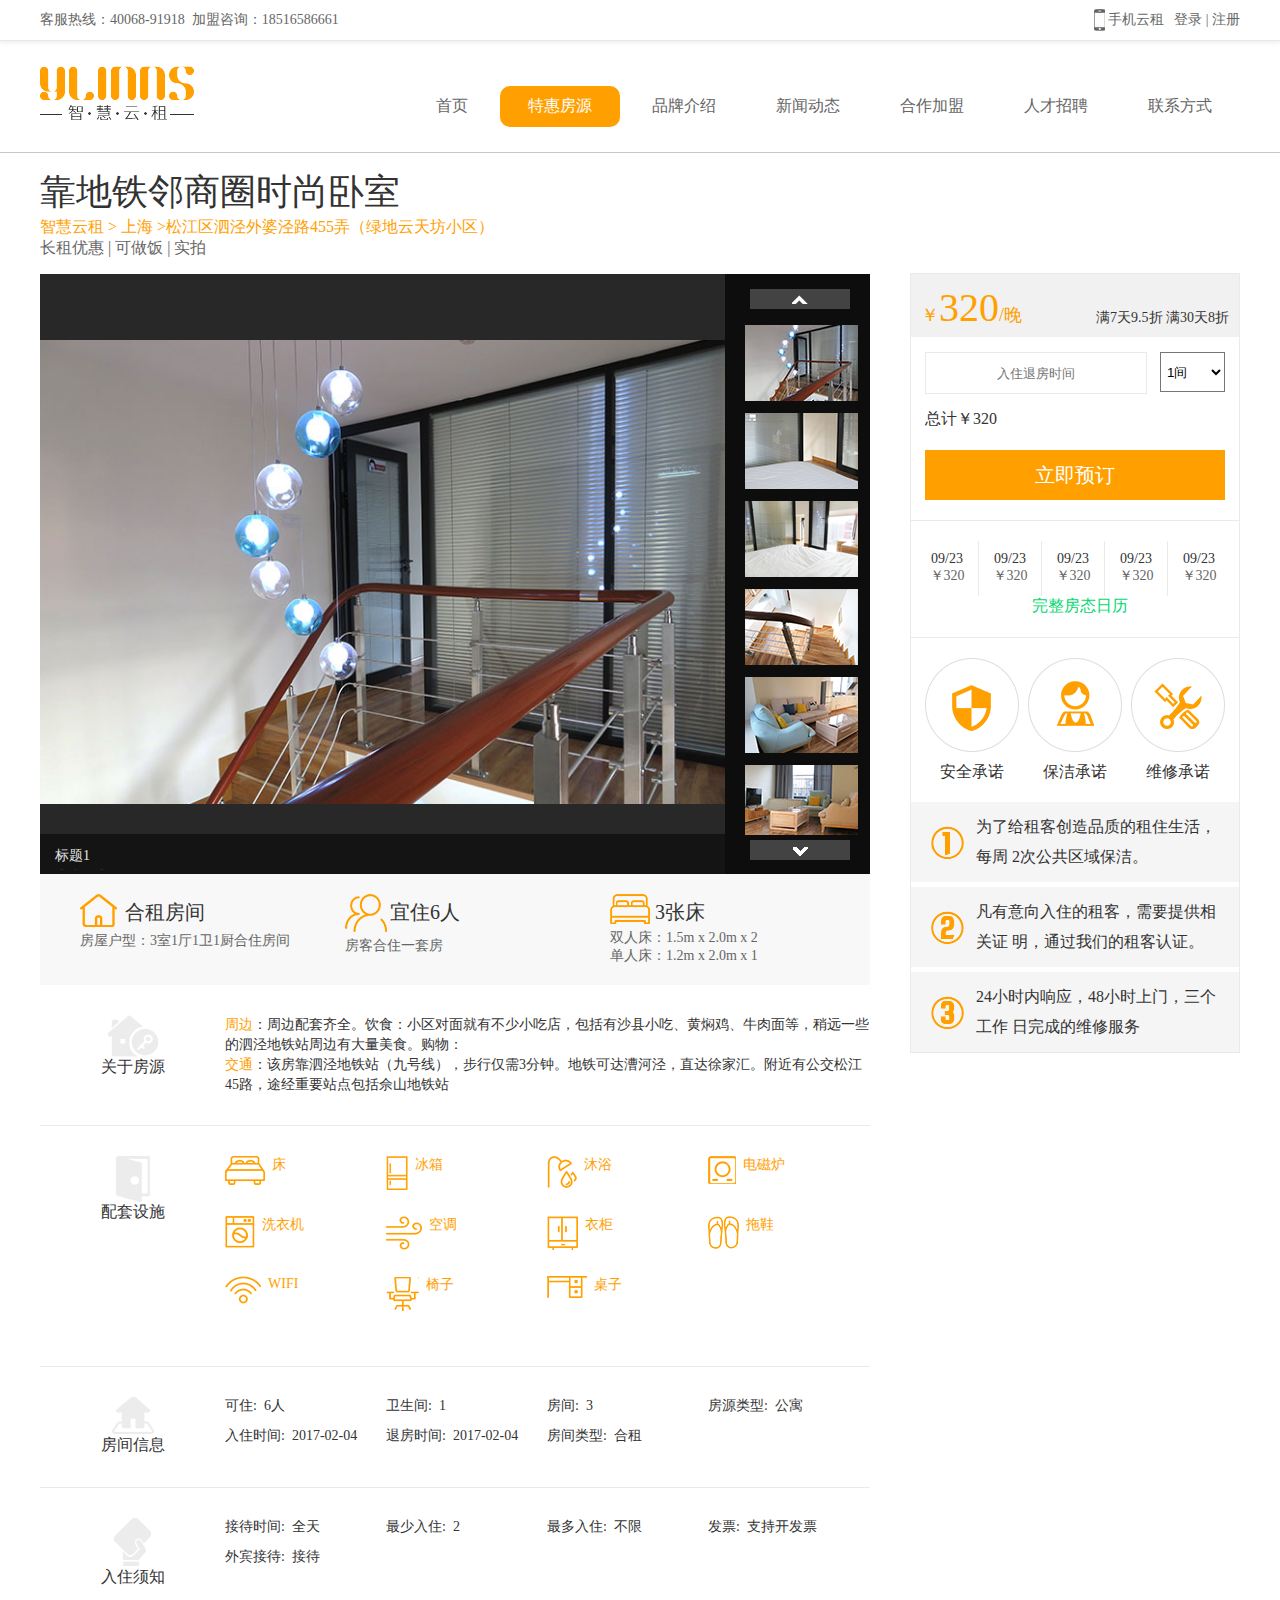
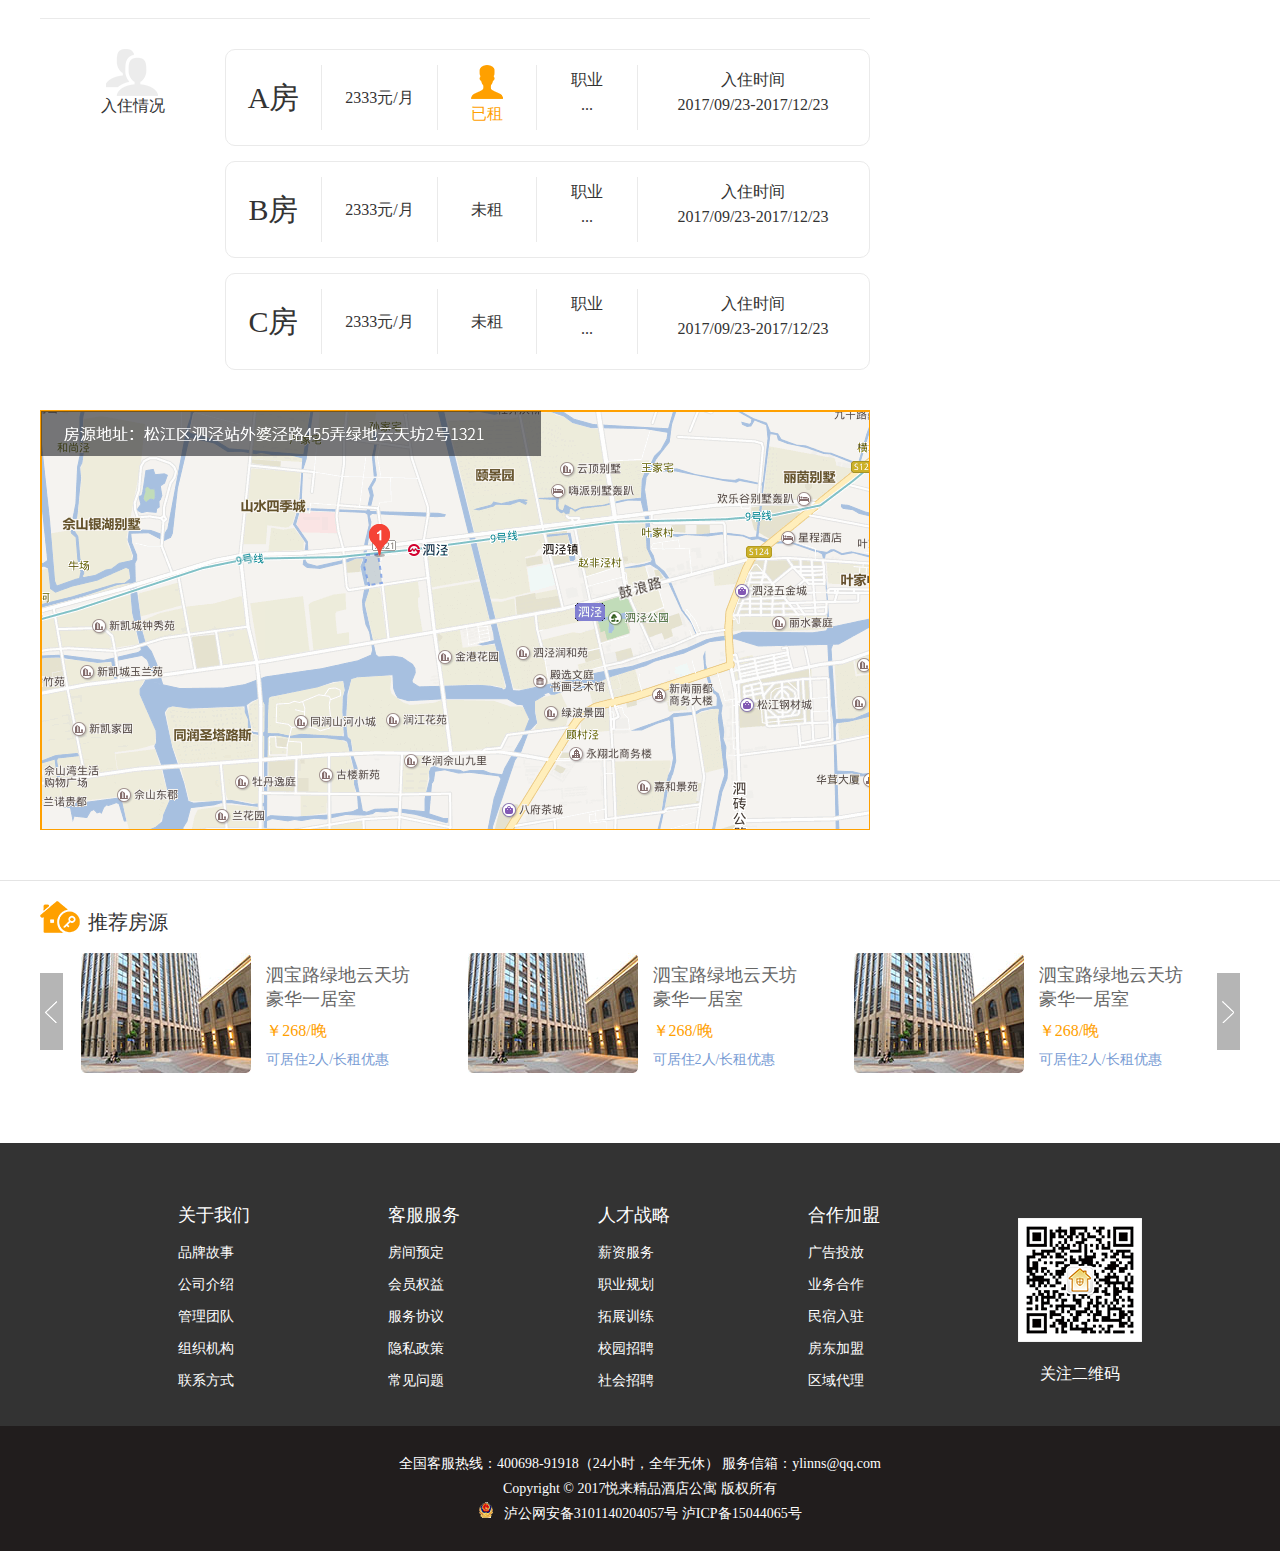
<file: house_details_short.html>
<!DOCTYPE html>
<html lang="en">
<head>
	<meta charset="UTF-8">
    <meta http-equiv="x-ua-compatible" content="IE=edge,chrome=1"/>
	<title>智慧云租(短租)</title>
	<meta name="keywords" content="智慧云租">
    <meta name="description" content="智慧云租">
    <meta name="author" content="carol-y" />
  	<meta name="applicable-device" content="pc,mobile">
	<link rel="stylesheet" type="text/css" href="css/base.css"/>
	<link rel="stylesheet" type="text/css" href="css/index.css"/>
	<link rel="stylesheet" type="text/css" href="css/house_list.css"/>
	<link rel="stylesheet" type="text/css" href="css/house_details.css"/>
	<link rel="stylesheet" type="text/css" href="lib/style/style.css"/>
	<link rel="stylesheet" type="text/css" href="lib/style/new_calendar.css"/>
</head>
<body class="fa_yahei">
	<!-- header -->
	<div class="h40 w header">
		<div class="w1200 mauto f14 h_call">
			<p class="fl">
				客服热线：40068-91918&nbsp;&nbsp;加盟咨询：18516586661
		    </p>
		    <div class="fr">
		    	<a href="javascript:;" class="icon_iphone no_unl h_call">&nbsp;&nbsp;&nbsp;&nbsp;手机云租</a>
		    	<a href="register.html" class="no_unl h_call">&nbsp;&nbsp;登录</a> | <a href="login.html" class="no_unl h_call">注册</a>
		    </div>
		</div>
	</div>
	<!-- header end -->

	<!-- nav -->
	<div class="nav_bor">
		<div class="clearfix ptb25 w1200 mauto">
			<div class="fl"><img src="images/logo.png"></div>
			<ul class="fr nav mt20">
				<li><a href="index.html" class="no_unl">首页</a></li>
				<li><a href="house_list.html" class="cover no_unl">特惠房源</a></li>
				<li><a href="#" class="no_unl">品牌介绍</a></li>
				<li><a href="#" class="no_unl">新闻动态</a></li>
				<li><a href="#" class="no_unl">合作加盟</a></li>
				<li><a href="#" class="no_unl">人才招聘</a></li>
				<li><a href="#" class="no_unl">联系方式</a></li>
			</ul>
		</div>
	</div>
	<!-- nav end-->

	<!-- house long -->
	<div class="w1200 mauto clearfix h_de">
		<div class="fl h_de_left">
			<div class="h_de_title">
				<h1>靠地铁邻商圈时尚卧室</h1>
				<p>智慧云租 > 上海 >松江区泗泾外婆泾路455弄（绿地云天坊小区）</p>
				<em>长租优惠&nbsp;|&nbsp;可做饭&nbsp;|&nbsp;实拍</em>
			</div>
			<!-- <div class="h_de_banner">
				<div class="fl">
					<img src="./images/h_de_b1.jpg" width="710" height="480">
				</div>
				<div class="h_de_l fr pr">
					<ul>
						<li>
							<img src="./images/h_de_l1.jpg" width="115" height="75">
						</li>
						<li>
							<img src="./images/h_de_l2.png" width="115" height="75">
						</li>
						<li>
							<img src="./images/h_de_l3.png" width="115" height="75">
						</li>
						<li>
							<img src="./images/h_de_l4.png" width="115" height="75">
						</li>
						<li>
							<img src="./images/h_de_l5.png" width="115" height="75">
						</li>
						<li>
							<img src="./images/h_de_l6.jpg" width="115" height="75">
						</li>
					</ul>
					<div class="pa h_de_btn">
						<span class="btn_prev pa"></span>
						<span class="btn_next pa"></span>
					</div>
				</div>
			</div> --><!-- class:h_de_banner end -->
			<div class="successlunbo">
		        <div class="succesny">
		            <div class="control">
		                <ul class="change">
		                </ul>
		            </div>
		            <div class="thumbWrap">
		                <div class="thumbCont">
		                    <ul>
		                        <!-- img属性, url=url, text=描述, bigimg=大图, alt=标题  -->
		                        <li>
		                            <div><img src="images/h_de_l1.jpg" url="url" bigImg="images/h_de_b1.jpg" width="113" height="76" alt="标题1"></div>
		                        </li>
		                        <li>
		                            <div><img src="images/h_de_l2.png" url="url"  bigImg="images/h_de_b1.jpg" width="113" height="76" alt="标题2"></div>
		                        </li>
		                        <li>
		                            <div><img src="images/h_de_l3.png" url="url"  bigImg="images/h_de_b1.jpg" width="113" height="76" alt="标题3"></div>
		                        </li>
		                        <li>
		                            <div><img src="images/h_de_l4.png" url="url"  bigImg="images/h_de_b1.jpg" width="113" height="76" alt="标题4"></div>
		                        </li>
		                        <li>
		                            <div><img src="images/h_de_l5.png" url="url"  bigImg="images/h_de_b1.jpg" width="113" height="76" alt="标题5"></div>
		                        </li>
		                        <li>
		                            <div><img src="images/h_de_l6.jpg" url="url" bigImg="images/h_de_b1.jpg" width="113" height="76" alt="标题6"></div>
		                        </li>
		                        <li>
		                            <div><img src="images/h_de_l2.png" url="url"  bigImg="images/h_de_b1.jpg" width="113" height="76" alt="标题7"></div>
		                        </li>
		                        <li>
		                            <div><img src="images/h_de_l4.png" url="url"  bigImg="images/h_de_b1.jpg" width="113" height="76" alt="标题8"></div>
		                        </li>
		                        <li>
		                            <div><img src="images/h_de_l5.png" url="url"  bigImg="images/h_de_b1.jpg" width="113" height="76" alt="标题9"></div>
		                        </li>
		                        <li>
		                            <div><img src="images/h_de_l3.png" url="url"  bigImg="images/h_de_b1.jpg" width="113" height="76" alt="标题10"></div>
		                        </li>
		                    </ul>
		                </div>
		            </div>
		        </div>
		    </div>
			<div class="h_de_des clearfix">
				<dl class="fl">
					<dt class="pr"><i></i><span class="pa">合租房间</span></dt>
					<dd>房屋户型：3室1厅1卫1厨合住房间</dd>
				</dl>
				<dl class="fl">
					<dt class="pr"><i class="h_icon_r"></i><span class="pa">宜住6人</span></dt>
					<dd>房客合住一套房</dd>
				</dl>
				<dl class="fl">
					<dt class="pr"><i class="h_icon_c"></i><span class="pa">3张床</span></dt>
					<dd>双人床：1.5m x 2.0m x 2</dd>
					<dd>单人床：1.2m x 2.0m x 1</dd>
				</dl>
			</div><!-- class:h_de_des end-->
			<div class="h_de_room clearfix">
				<div class="r_title">
					<i class="mauto"></i>
					<h3 class="f16">关于房源</h3>
				</div>
				<div class="r_con f14">
					<p><strong>周边</strong>：周边配套齐全。饮食：小区对面就有不少小吃店，包括有沙县小吃、黄焖鸡、牛肉面等，稍远一些的泗泾地铁站周边有大量美食。购物：</p>
					<p><strong>交通</strong>：该房靠泗泾地铁站（九号线），步行仅需3分钟。地铁可达漕河泾，直达徐家汇。附近有公交松江45路，途经重要站点包括佘山地铁站</p>
				</div>
			</div><!-- class:r_con end-->
			<hr/>
			<div class="h_de_room clearfix">
				<div class="r_title">
					<i class="mauto r_icon2"></i>
					<h3 class="f16">配套设施</h3>
				</div>
				<div class="r_con f14">
					<ul class="clearfix">
						<li>
							<em class="clearfix">
								<img src="images/icon_car.png">
								<span>&nbsp;&nbsp;床</span>
							</em>
						</li>
						<li>
							<em class="clearfix">
								<img src="images/icon_b.png">
								<span>&nbsp;&nbsp;冰箱</span>
							</em>
						</li>
						<li>
							<em class="clearfix">
								<img src="images/icon_m.png">
								<span>&nbsp;&nbsp;沐浴</span>
							</em>
						</li>
						<li>
							<em class="clearfix">
								<img src="images/icon_d.png">
								<span>&nbsp;&nbsp;电磁炉</span>
							</em>
						</li>
						<li>
							<em class="clearfix">
								<img src="images/icon_x.png">
								<span>&nbsp;&nbsp;洗衣机</span>
							</em>
						</li>
						<li>
							<em class="clearfix">
								<img src="images/icon_k.png">
								<span>&nbsp;&nbsp;空调</span>
							</em>
						</li>
						<li>
							<em class="clearfix">
								<img src="images/icon_y.png">
								<span>&nbsp;&nbsp;衣柜</span>
							</em>
						</li>
						<li>
							<em class="clearfix">
								<img src="images/icon_tx.png">
								<span>&nbsp;&nbsp;拖鞋</span>
							</em>
						</li>
						<li>
							<em class="clearfix">
								<img src="images/icon_wx.png">
								<span>&nbsp;&nbsp;WIFI</span>
							</em>
						</li>
						<li>
							<em class="clearfix">
								<img src="images/icon_yz.png">
								<span>&nbsp;&nbsp;椅子</span>
							</em>
						</li>
						<li>
							<em class="clearfix">
								<img src="images/icon_zz.png">
								<span>&nbsp;&nbsp;桌子</span>
							</em>
						</li>
					</ul>
				</div>
			</div><!-- ancillary facility end-->
			<hr/>
			
			<div class="h_de_room clearfix">
				<div class="r_title">
					<i class="mauto r_icon4"></i>
					<h3 class="f16">房间信息</h3>
				</div>
				<div class="h_msg f14">
					<ul class="clearfix">
						<li>
							<strong>可住:&nbsp;&nbsp;<span>6</span>人</strong>
						</li>
						<li>
							<strong>卫生间:&nbsp;&nbsp;<span>1</span></strong>
						</li>
						<li>
							<strong>房间:&nbsp;&nbsp;<span>3</span></strong>
						</li>
						<li>
							<strong>房源类型:&nbsp;&nbsp;<span>公寓</span></strong>
						</li>
						<li>
							<strong>入住时间:&nbsp;&nbsp;<span>2017-02-04</span></strong>
						</li>
						<li>
							<strong>退房时间:&nbsp;&nbsp;<span>2017-02-04</span></strong>
						</li>
						<li>
							<strong>房间类型:&nbsp;&nbsp;<span>合租</span></strong>
						</li>
					</ul>
				</div>
			</div> <!-- class:h_msg end -->
			<hr/>

			<div class="h_de_room clearfix">
				<div class="r_title">
					<i class="mauto r_icon5"></i>
					<h3 class="f16">入住须知</h3>
				</div>
				<div class="h_msg f14">
					<ul class="clearfix">
						<li>
							<strong>接待时间:&nbsp;&nbsp;<span>全天</span></strong>
						</li>
						<li>
							<strong>最少入住:&nbsp;&nbsp;<span>2</span></strong>
						</li>
						<li>
							<strong>最多入住:&nbsp;&nbsp;<span>不限</span></strong>
						</li>
						<li>
							<strong>发票:&nbsp;&nbsp;<span>支持开发票</span></strong>
						</li>
						<li>
							<strong>外宾接待:&nbsp;&nbsp;<span>接待</span></strong>
						</li>
					</ul>
				</div>
			</div> <!-- class:h_msg end -->
			<hr/>

			<div class="h_de_room clearfix" style="border: 0;">
				<div class="r_title">
					<i class="mauto r_icon3"></i>
					<h3 class="f16">入住情况</h3>
				</div>
				<div class="r_con">
					<ul class="r_occupancy">
						<li class="r_o_title">A房</li>
						<li class="r_o_money"><dfn>2333</dfn>元/月</li>
						<li class="r_o"><i><img src="images/icon_user.png"></i><p class="over">已租</p></li>
						<li class="r_pro">职业<p>...</p></li>
						<li class="r_o_time">入住时间<p>2017/09/23-2017/12/23</p></li>
					</ul>
					<ul class="r_occupancy">
						<li class="r_o_title">B房</li>
						<li class="r_o_money"><dfn>2333</dfn>元/月</li>
						<li class="r_o">未租</li>
						<li class="r_pro">职业<p>...</p></li>
						<li class="r_o_time">入住时间<p>2017/09/23-2017/12/23</p></li>
					</ul>
					<ul class="r_occupancy">
						<li class="r_o_title">C房</li>
						<li class="r_o_money"><dfn>2333</dfn>元/月</li>
						<li class="r_o">未租</li>
						<li class="r_pro">职业<p>...</p></li>
						<li class="r_o_time">入住时间<p>2017/09/23-2017/12/23</p></li>
					</ul>
				</div>
			</div><!--occupancy end--> 

			<div class="h_map">
				<img src="./images/map.png"/>
			</div>
		</div>
		<div class="fr h_de_right">
			<div class="m_pay f14">
				<span class="m_pay_m fl f18">￥<em>320</em>/<i>晚</i></span>
				<span class="m_pay_t fr">满7天9.5折 满30天8折</span>
			</div>
			<div class="h_s f16">
				<div class="clearfix">
					<div class="fl h_s_time">
					<!-- 右侧酒店预订时间 -->
						<form id="form" class="mui-input-group" action="/home/order/detail.html" method="post">
									            <div class="date_par clearfloat pr">
									            	<div class="relave">
										               <dd class="calendar" id="calendar_group"> 
									                    	<input class="ipt_search" type="text" readonly="" id="startenddate" name="startenddate" autocomplete="off" placeholder="入住退房时间" value=""> 
															<input type="hidden" name="money" id="money" value="69.00"> 
															<input type="hidden" name="roomid" id="roomid" value="13">  
															<input type="hidden" name="uid" id="uid" value=" "> 
															
									                        <input type="hidden" name="checkinday" id="checkinday" autocomplete="off" placeholder="入住时间" value="">  
									                        <input type="hidden" name="checkoutday" id="checkoutday" autocomplete="off" placeholder="退房时间" value="">
									                        <div id="index_list_calendar-box" style="display:none"><div class="calendar-month paddingR10"><div class="calendar-title width_274"><h2 cury="2017" curm="10">2017-10</h2></div><ul class="calendar-week"><li class="pink">日</li><li>一</li><li>二</li><li>三</li><li>四</li><li>五</li><li class="pink">六</li></ul><ul class="calendar-day"><li class="line2 old " d="1" m="9" y="2017" w="0" today="0" ymd="2017-10-01"><span>国庆</span></li><li class="line2 old " d="2" m="9" y="2017" w="1" today="0" ymd="2017-10-02"><span>2</span></li><li class="line2 show-date " d="3" m="9" y="2017" w="2" today="1" ymd="2017-10-03"><span>今天</span></li><li class="line2 show-date " d="4" m="9" y="2017" w="3" today="0" ymd="2017-10-04"><span>中秋</span></li><li class="line2 show-date " d="5" m="9" y="2017" w="4" today="0" ymd="2017-10-05"><span>5</span></li><li class="line2 show-date " d="6" m="9" y="2017" w="5" today="0" ymd="2017-10-06"><span>6</span></li><li class="line2 show-date " d="7" m="9" y="2017" w="6" today="0" ymd="2017-10-07"><span>7</span></li><li class="line2 show-date " d="8" m="9" y="2017" w="0" today="0" ymd="2017-10-08"><span>8</span></li><li class="line2 show-date " d="9" m="9" y="2017" w="1" today="0" ymd="2017-10-09"><span>9</span></li><li class="line2 show-date " d="10" m="9" y="2017" w="2" today="0" ymd="2017-10-10"><span>10</span></li><li class="line2 show-date " d="11" m="9" y="2017" w="3" today="0" ymd="2017-10-11"><span>11</span></li><li class="line2 show-date " d="12" m="9" y="2017" w="4" today="0" ymd="2017-10-12"><span>12</span></li><li class="line2 show-date " d="13" m="9" y="2017" w="5" today="0" ymd="2017-10-13"><span>13</span></li><li class="line2 show-date " d="14" m="9" y="2017" w="6" today="0" ymd="2017-10-14"><span>14</span></li><li class="line2 show-date " d="15" m="9" y="2017" w="0" today="0" ymd="2017-10-15"><span>15</span></li><li class="line2 show-date " d="16" m="9" y="2017" w="1" today="0" ymd="2017-10-16"><span>16</span></li><li class="line2 show-date " d="17" m="9" y="2017" w="2" today="0" ymd="2017-10-17"><span>17</span></li><li class="line2 show-date " d="18" m="9" y="2017" w="3" today="0" ymd="2017-10-18"><span>18</span></li><li class="line2 show-date " d="19" m="9" y="2017" w="4" today="0" ymd="2017-10-19"><span>19</span></li><li class="line2 show-date " d="20" m="9" y="2017" w="5" today="0" ymd="2017-10-20"><span>20</span></li><li class="line2 show-date " d="21" m="9" y="2017" w="6" today="0" ymd="2017-10-21"><span>21</span></li><li class="line2 show-date " d="22" m="9" y="2017" w="0" today="0" ymd="2017-10-22"><span>22</span></li><li class="line2 show-date " d="23" m="9" y="2017" w="1" today="0" ymd="2017-10-23"><span>23</span></li><li class="line2 show-date " d="24" m="9" y="2017" w="2" today="0" ymd="2017-10-24"><span>24</span></li><li class="line2 show-date " d="25" m="9" y="2017" w="3" today="0" ymd="2017-10-25"><span>25</span></li><li class="line2 show-date " d="26" m="9" y="2017" w="4" today="0" ymd="2017-10-26"><span>26</span></li><li class="line2 show-date " d="27" m="9" y="2017" w="5" today="0" ymd="2017-10-27"><span>27</span></li><li class="line2 show-date " d="28" m="9" y="2017" w="6" today="0" ymd="2017-10-28"><span>28</span></li><li class="line2 show-date " d="29" m="9" y="2017" w="0" today="0" ymd="2017-10-29"><span>29</span></li><li class="line2 show-date " d="30" m="9" y="2017" w="1" today="0" ymd="2017-10-30"><span>30</span></li><li class="line2 show-date " d="31" m="9" y="2017" w="2" today="0" ymd="2017-10-31"><span>31</span></li><li class="old line2"></li><li class="old line2"></li><li class="old line2"></li><li class="old line2"></li></ul></div><div class="calendar-month"><div class="calendar-title"><h2 cury="2017" curm="11">2017-11</h2></div><ul class="calendar-week"><li class="pink">日</li><li>一</li><li>二</li><li>三</li><li>四</li><li>五</li><li class="pink">六</li></ul><ul class="calendar-day"><li class="old line2"></li><li class="old line2"></li><li class="old line2"></li><li class="line2 show-date " d="1" m="10" y="2017" w="3" today="0" ymd="2017-11-01"><span>1</span></li><li class="line2 show-date " d="2" m="10" y="2017" w="4" today="0" ymd="2017-11-02"><span>2</span></li><li class="line2 show-date " d="3" m="10" y="2017" w="5" today="0" ymd="2017-11-03"><span>3</span></li><li class="line2 show-date " d="4" m="10" y="2017" w="6" today="0" ymd="2017-11-04"><span>4</span></li><li class="line2 show-date " d="5" m="10" y="2017" w="0" today="0" ymd="2017-11-05"><span>5</span></li><li class="line2 show-date " d="6" m="10" y="2017" w="1" today="0" ymd="2017-11-06"><span>6</span></li><li class="line2 show-date " d="7" m="10" y="2017" w="2" today="0" ymd="2017-11-07"><span>7</span></li><li class="line2 show-date " d="8" m="10" y="2017" w="3" today="0" ymd="2017-11-08"><span>8</span></li><li class="line2 show-date " d="9" m="10" y="2017" w="4" today="0" ymd="2017-11-09"><span>9</span></li><li class="line2 show-date " d="10" m="10" y="2017" w="5" today="0" ymd="2017-11-10"><span>10</span></li><li class="line2 show-date " d="11" m="10" y="2017" w="6" today="0" ymd="2017-11-11"><span>11</span></li><li class="line2 show-date " d="12" m="10" y="2017" w="0" today="0" ymd="2017-11-12"><span>12</span></li><li class="line2 show-date " d="13" m="10" y="2017" w="1" today="0" ymd="2017-11-13"><span>13</span></li><li class="line2 show-date " d="14" m="10" y="2017" w="2" today="0" ymd="2017-11-14"><span>14</span></li><li class="line2 show-date " d="15" m="10" y="2017" w="3" today="0" ymd="2017-11-15"><span>15</span></li><li class="line2 show-date " d="16" m="10" y="2017" w="4" today="0" ymd="2017-11-16"><span>16</span></li><li class="line2 show-date " d="17" m="10" y="2017" w="5" today="0" ymd="2017-11-17"><span>17</span></li><li class="line2 show-date " d="18" m="10" y="2017" w="6" today="0" ymd="2017-11-18"><span>18</span></li><li class="line2 show-date " d="19" m="10" y="2017" w="0" today="0" ymd="2017-11-19"><span>19</span></li><li class="line2 show-date " d="20" m="10" y="2017" w="1" today="0" ymd="2017-11-20"><span>20</span></li><li class="line2 show-date " d="21" m="10" y="2017" w="2" today="0" ymd="2017-11-21"><span>21</span></li><li class="line2 show-date " d="22" m="10" y="2017" w="3" today="0" ymd="2017-11-22"><span>22</span></li><li class="line2 show-date " d="23" m="10" y="2017" w="4" today="0" ymd="2017-11-23"><span>23</span></li><li class="line2 show-date " d="24" m="10" y="2017" w="5" today="0" ymd="2017-11-24"><span>24</span></li><li class="line2 show-date " d="25" m="10" y="2017" w="6" today="0" ymd="2017-11-25"><span>25</span></li><li class="line2 show-date " d="26" m="10" y="2017" w="0" today="0" ymd="2017-11-26"><span>26</span></li><li class="line2 show-date " d="27" m="10" y="2017" w="1" today="0" ymd="2017-11-27"><span>27</span></li><li class="line2 show-date " d="28" m="10" y="2017" w="2" today="0" ymd="2017-11-28"><span>28</span></li><li class="line2 show-date " d="29" m="10" y="2017" w="3" today="0" ymd="2017-11-29"><span>29</span></li><li class="line2 show-date " d="30" m="10" y="2017" w="4" today="0" ymd="2017-11-30"><span>30</span></li><li class="old line2"></li><li class="old line2"></li></ul></div><span class="cal_next" id="nextMonth"></span></div><div class="clear_date" id="clearSelect"></div>
									                    </dd>
										            </div>

									            </div>  
									           
						<!--					   <div class="zonj" style="margin-left:10px ">
									            	<span>总计￥</span><span style="font-size:20px;color: #000">79</span><span style="float: right;margin-right: 10px;color: #e52600">首次下载app减单</span>
									            </div>
									            -->
									           <div class="discountPrice clearfloat" id="discountTotal"> 
									           </div>
									            <p class="nofang" style="color:#f00;font-size:16px;line-height:40px;padding-left:20px;margin-bottom:10px;display:none">改日期内有无房状态，请更改日期</p>
									            </div> 
									            <select class="fr h_s_choose">
									            	<option>1间</option>
									            	<option>2间</option>
									            	<option>一套</option>
									            </select>
									            </div>
									            <div class="h_s f16 pb20">
									            	<span>总计￥<em>320</em></span>
									            </div>
									            <div class="pay"> 
												<input id="login" type="submit" value="立即预订" class="h_app" />
												</div>
								           
					
					
					</form>
					<!-- 右侧酒店预订时间结束 -->
				
			</div>
			
			<!-- <div class="h_app f20"><a href="#">立即预定</a></div> -->
			<hr/>
			<div class="h_calendar">
				<ul>
					<li>
						<p>09/23</p>
						<span>￥<em>320</em></span>
					</li>
					<li>
						<p>09/23</p>
						<span>￥<em>320</em></span>
					</li>
					<li>
						<p>09/23</p>
						<span>￥<em>320</em></span>
					</li>
					<li>
						<p>09/23</p>
						<span>￥<em>320</em></span>
					</li>
					<li>
						<p>09/23</p>
						<span>￥<em>320</em></span>
					</li>
				</ul>
				<p><a href="#">完整房态日历</a></p>
			</div>
			<hr/>
			<ul class="h_promise">
				<li>
					<i></i>
					<p class="f16">安全承诺</p>
				</li>
				<li>
					<i class="h_r_icon2"></i>
					<p class="f16">保洁承诺</p>
				</li>
				<li>
					<i class="h_r_icon3"></i>
					<p class="f16">维修承诺</p>
				</li>
			</ul>
			<ul class="h_text mt10">
				<li class="h_text1">为了给租客创造品质的租住生活，每周 2次公共区域保洁。</li>
				<li class="h_text2">凡有意向入住的租客，需要提供相关证 明，通过我们的租客认证。</li>
				<li class="h_text3">24小时内响应，48小时上门，三个工作 日完成的维修服务</li>
			</ul>
		</div>
	</div>
	<!-- house long end-->

	<!-- house recommend -->
	<div class="h_re">
		<div class="h_title">
			<h3 class="f20 w1200 pr">
				<i class="pa"></i>
				<span class="pa">推荐房源</span>
			</h3>
		</div>
		<div class="h_re_list w1200 pr pt20">
			<ul class="pa">
				<li class="clearfix">
					<a href="house_details.html">
						<img src="./images/h_re.jpg" class="fl" width="170" height="120" />
						<div class="fl pl15 h_re_title">
							<h3 class="pt10 f18">泗宝路绿地云天坊豪华一居室</h3>
							<strong class="f16">￥<em>268</em>/晚</strong>
							<p class="f14"><span>可居住2人</span>/<span>长租优惠</span></p>
						</div>
					</a>
				</li>
				<li class="clearfix">
					<a href="house_details.html">
						<img src="./images/h_re.jpg" class="fl" width="170" height="120" />
						<div class="fl pl15 h_re_title">
							<h3 class="pt10 f18">泗宝路绿地云天坊豪华一居室</h3>
							<strong class="f16">￥<em>268</em>/晚</strong>
							<p class="f14"><span>可居住2人</span>/<span>长租优惠</span></p>
						</div>
					</a>
				</li>
				<li class="clearfix">
					<a href="house_details.html">
						<img src="./images/h_re.jpg" class="fl" width="170" height="120" />
						<div class="fl pl15 h_re_title">
							<h3 class="pt10 f18">泗宝路绿地云天坊豪华一居室</h3>
							<strong class="f16">￥<em>268</em>/晚</strong>
							<p class="f14"><span>可居住2人</span>/<span>长租优惠</span></p>
						</div>
					</a>
				</li>
				<li class="clearfix">
					<a href="house_details.html">
						<img src="./images/h_re.jpg" class="fl" width="170" height="120" />
						<div class="fl pl15 h_re_title">
							<h3 class="pt10 f18">泗宝路绿地云天坊豪华一居室</h3>
							<strong class="f16">￥<em>268</em>/晚</strong>
							<p class="f14"><span>可居住2人</span>/<span>长租优惠</span></p>
						</div>
					</a>
				</li>
				<li class="clearfix">
					<a href="house_details.html">
						<img src="./images/h_re.jpg" class="fl" width="170" height="120" />
						<div class="fl pl15 h_re_title">
							<h3 class="pt10 f18">泗宝路绿地云天坊豪华一居室</h3>
							<strong class="f16">￥<em>268</em>/晚</strong>
							<p class="f14"><span>可居住2人</span>/<span>长租优惠</span></p>
						</div>
					</a>
				</li>
				<li class="clearfix">
					<a href="house_details.html">
						<img src="./images/h_re.jpg" class="fl" width="170" height="120" />
						<div class="fl pl15 h_re_title">
							<h3 class="pt10 f18">泗宝路绿地云天坊豪华一居室</h3>
							<strong class="f16">￥<em>268</em>/晚</strong>
							<p class="f14"><span>可居住2人</span>/<span>长租优惠</span></p>
						</div>
					</a>
				</li>
				<li class="clearfix">
					<a href="house_details.html">
						<img src="./images/h_re.jpg" class="fl" width="170" height="120" />
						<div class="fl pl15 h_re_title">
							<h3 class="pt10 f18">泗宝路绿地云天坊豪华一居室</h3>
							<strong class="f16">￥<em>268</em>/晚</strong>
							<p class="f14"><span>可居住2人</span>/<span>长租优惠</span></p>
						</div>
					</a>
				</li>
			</ul>
			<em class="pa btn_prev"></em>
			<em class="pa btn_next"></em>
		</div>
	</div>
	<!-- house recommend  end -->
	
	<!-- footer -->
	<div class="footer mt50">
		<div class="foo_nav clearfix mauto">
			<dl class="fl">
				<dt>关于我们</dt>
				<dd><a href="#">品牌故事</a></dd>
				<dd><a href="#">公司介绍</a></dd>
				<dd><a href="#">管理团队</a></dd>
				<dd><a href="#">组织机构</a></dd>
				<dd><a href="#">联系方式</a></dd>
			</dl>
			<dl class="fl">
				<dt>客服服务</dt>
				<dd><a href="#">房间预定</a></dd>
				<dd><a href="#">会员权益</a></dd>
				<dd><a href="#">服务协议</a></dd>
				<dd><a href="#">隐私政策</a></dd>
				<dd><a href="#">常见问题</a></dd>
			</dl>
			<dl class="fl">
				<dt>人才战略</dt>
				<dd><a href="#">薪资服务</a></dd>
				<dd><a href="#">职业规划</a></dd>
				<dd><a href="#">拓展训练</a></dd>
				<dd><a href="#">校园招聘</a></dd>
				<dd><a href="#">社会招聘</a></dd>
			</dl>
			<dl class="fl">
				<dt>合作加盟</dt>
				<dd><a href="#">广告投放</a></dd>
				<dd><a href="#">业务合作</a></dd>
				<dd><a href="#">民宿入驻</a></dd>
				<dd><a href="#">房东加盟</a></dd>
				<dd><a href="#">区域代理</a></dd>
			</dl>
			<div class="foo_code fl">
				<img src="./images/code.png" alt="二维码">
				<p>关注二维码</p>
			</div>
		</div>
		
		<div class="foo_co">
			<p>全国客服热线：400698-91918（24小时，全年无休）  服务信箱：ylinns@qq.com</p>
			<p>Copyright © 2017悦来精品酒店公寓 版权所有</p>
			<p><img src="./images/icon_po.png" alt="警徽"> &nbsp;&nbsp;泸公网安备3101140204057号   泸ICP备15044065号</p>
		</div>
	</div>
	<!-- footer end -->
	<script type="text/javascript" src="./lib/js/jquery.min.js"></script>
	<script type="text/javascript" src="js/js.js"></script>
	<script type="text/javascript" src="lib/js/new_calendar.js"></script>
	<script type="text/javascript" src='./lib/js/slides-1.1.1-min.js'></script>
	<script>
		$(function() {
			$('.succesny').olvSlides({
				thumb: true,
				thumbPage: true,
				thumbDirection: "Y",
				effect: 'fade'

			});
		})
	</script>
</body>
</html>
</file>
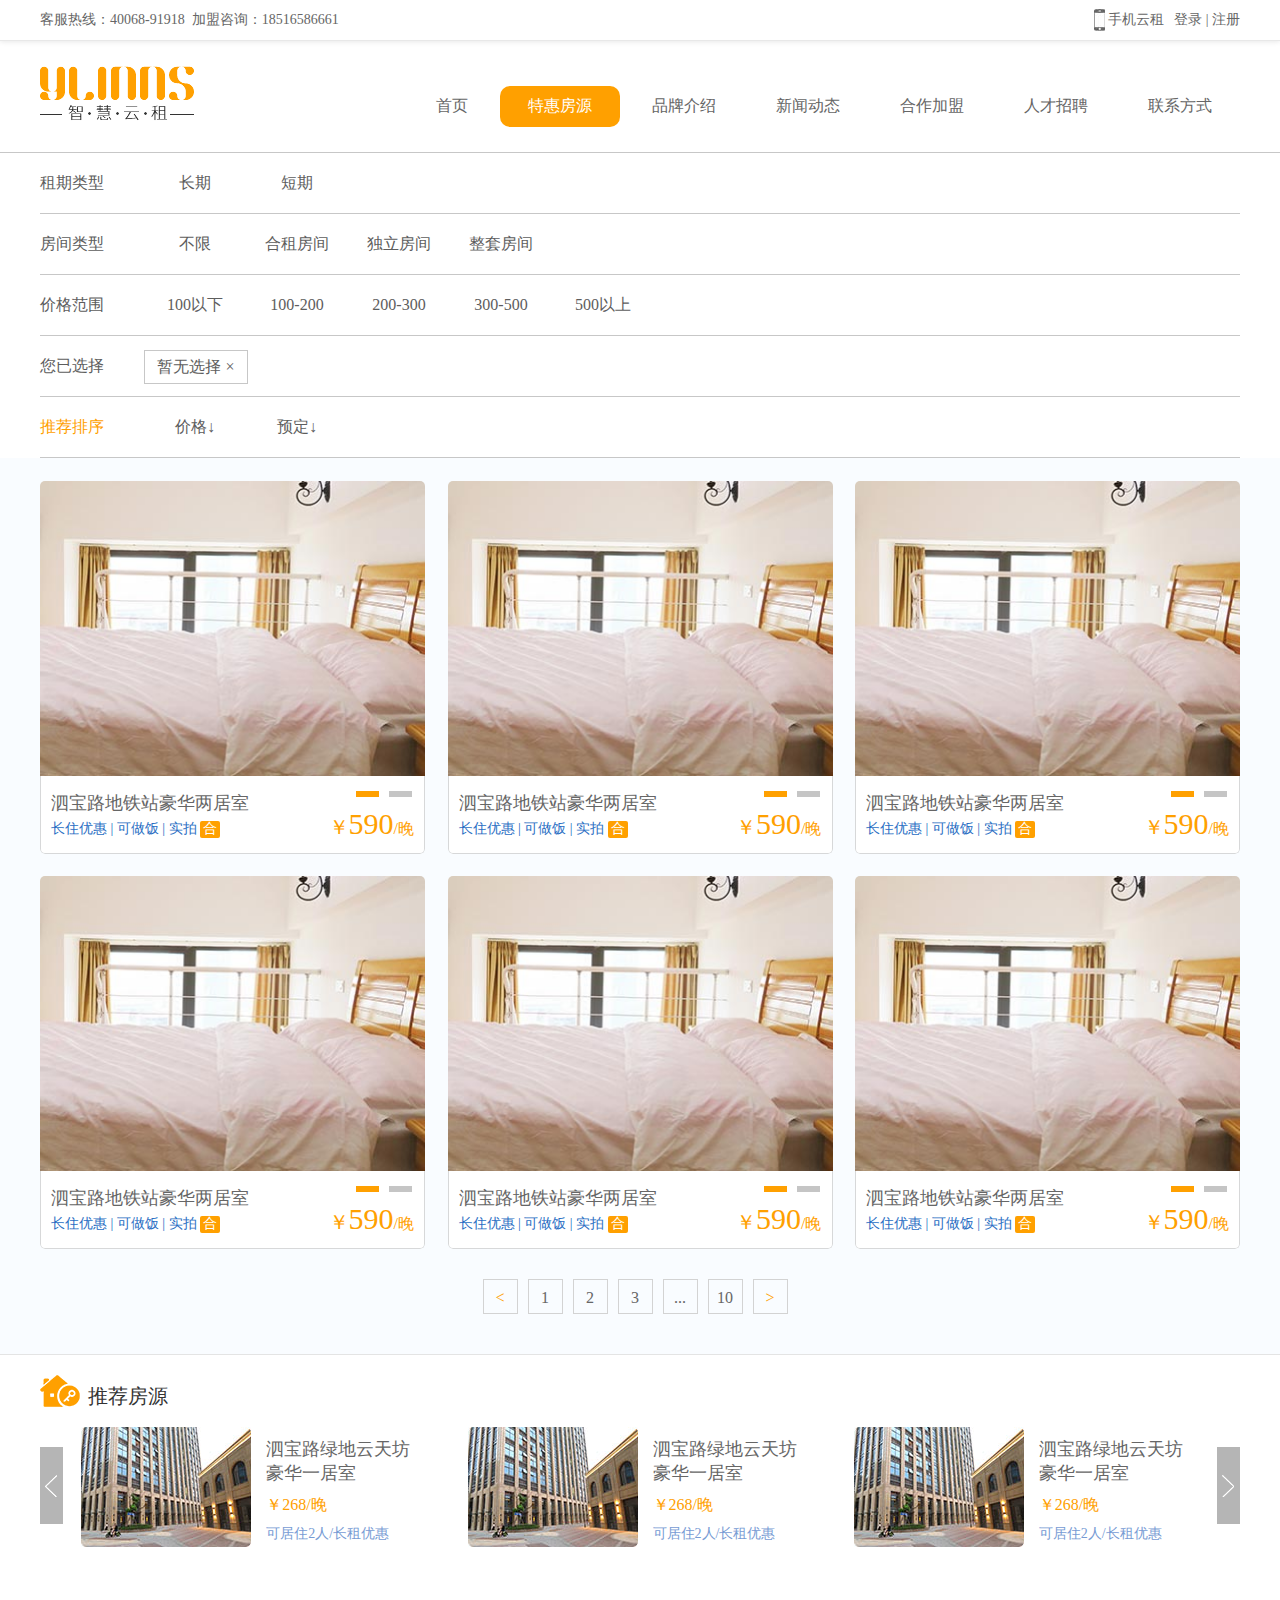
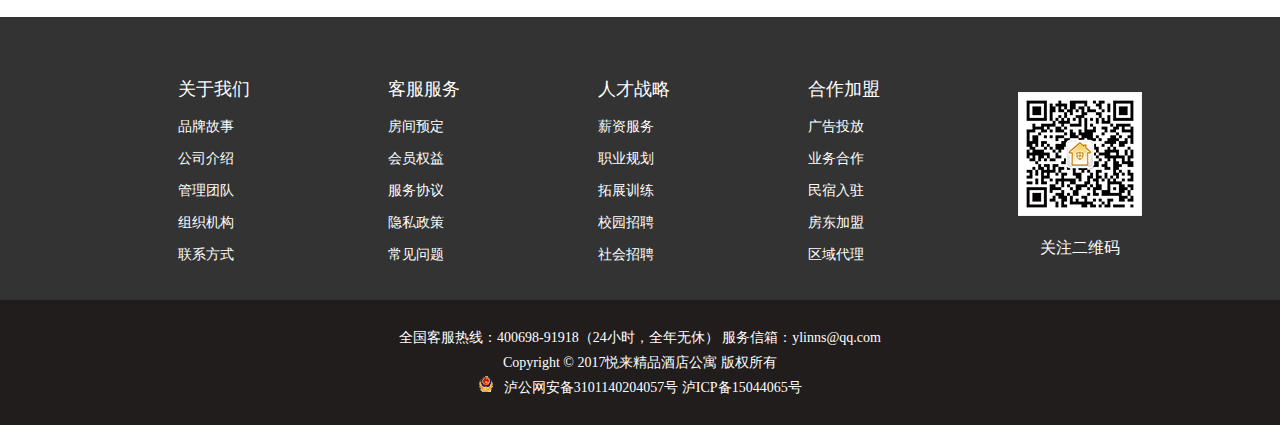
<file: house_list.html>
<!DOCTYPE html>
<html lang="en">
<head>
	<meta charset="UTF-8">
    <meta http-equiv="X-UA-Compatible" content="IE=edge,chrome=1">
	<title>智慧云租</title>
	<meta name="keywords" content="智慧云租">
    <meta name="description" content="智慧云租">
    <meta name="author" content="carol-y" />
  	<meta name="applicable-device" content="pc,mobile">
	<link rel="stylesheet" type="text/css" href="css/base.css">
	<link rel="stylesheet" type="text/css" href="css/index.css">
	<link rel="stylesheet" type="text/css" href="css/house_list.css">
</head>
<body class="fa_yahei">
	<!-- header -->
	<div class="h40 w header">
		<div class="w1200 mauto f14 h_call">
			<p class="fl">
				客服热线：40068-91918&nbsp;&nbsp;加盟咨询：18516586661
		    </p>
		    <div class="fr">
		    	<a href="javascript:;" class="icon_iphone no_unl h_call">&nbsp;&nbsp;&nbsp;&nbsp;手机云租</a>
		    	<a href="register.html" class="no_unl h_call">&nbsp;&nbsp;登录</a> | <a href="login.html" class="no_unl h_call">注册</a>
		    </div>
		</div>
	</div>
	<!-- header end -->

	<!-- nav -->
	<div class="nav_bor">
		<div class="clearfix ptb25 w1200 mauto">
			<div class="fl"><img src="images/logo.png"></div>
			<ul class="fr nav mt20">
				<li><a href="index.html" class="no_unl">首页</a></li>
				<li><a href="house_list.html" class="cover no_unl">特惠房源</a></li>
				<li><a href="#" class="no_unl">品牌介绍</a></li>
				<li><a href="#" class="no_unl">新闻动态</a></li>
				<li><a href="#" class="no_unl">合作加盟</a></li>
				<li><a href="#" class="no_unl">人才招聘</a></li>
				<li><a href="#" class="no_unl">联系方式</a></li>
			</ul>
		</div>
	</div>
	<!-- nav end-->

	<!-- filter -->
	<div class="w1200 mauto" id="screen">
		<dl class="filter">
			<dt class="fl f16">租期类型</dt>
			<dd class="fl f16">长期</dd>
			<dd class="fl f16">短期</dd>
		</dl>
		<dl class="filter">
			<dt class="fl f16">房间类型</dt>
			<dd class="fl f16">不限</dd>
			<dd class="fl f16">合租房间</dd>
			<dd class="fl f16">独立房间</dd>
			<dd class="fl f16">整套房间</dd>
		</dl>
		<dl class="filter">
			<dt class="fl f16">价格范围</dt>
			<dd class="fl f16">100以下</dd>
			<dd class="fl f16">100-200</dd>
			<dd class="fl f16">200-300</dd>
			<dd class="fl f16">300-500</dd>
			<dd class="fl f16">500以上</dd>
		</dl>
		<div class="filter choose">
			<h3 class="fl f16">您已选择</h3>
			<div id="sele">
				<div class="fl f16 select"><span>暂无选择</span>&nbsp;×</div>
			</div>
			<p class="fl f16 del">全部删除</p>
		</div>
		<dl class="filter">
			<dt class="fl f16 sort">推荐排序</dt>
			<dd class="fl f16">价格↓</dd>
			<dd class="fl f16">预定↓</dd>
		</dl>
	</div>
	<!-- filter end -->

	<!-- house list -->
	<div class="h_list pb20">
		<ul class="w1200 mauto clearfix house_list">
			<li>
				<div class="h_img pr">
					<a href="house_details.html" class="pa"><img src="./images/r_2.jpg" width="385" height="295"></a>
					<a href="house_details.html" class="pa"><img src="./images/r_3.jpg" width="385" height="295"></a>
				</div>
				<div class="h_des clearfix">
					<dl class="fl">
						<dt class="ml10 pt15"><a href="house_details_short.html">泗宝路地铁站豪华两居室</a></dt>
						<dd class="ml10 f14 pb15 pt5">长住优惠&nbsp;|&nbsp;可做饭&nbsp;|&nbsp;实拍 <span>合</span></dd>
					</dl>
					<div class="fr h_money pt15">
						<div class="h_btn">
							<span class="cover"></span>
							<span></span>
						</div>
						<p class="pr10 f16 pt10"><span class="f20">￥</span><b class="f30 fn">590</b>/晚</p>
					</div>
				</div>
			</li>
			<li>
				<div class="h_img pr">
					<a href="house_details.html" class="pa"><img src="./images/r_2.jpg" width="385" height="295"></a>
					<a href="house_details.html" class="pa"><img src="./images/r_3.jpg" width="385" height="295"></a>
				</div>
				<div class="h_des clearfix">
					<dl class="fl">
						<dt class="ml10 pt15"><a href="house_details_short.html">泗宝路地铁站豪华两居室</a></dt>
						<dd class="ml10 f14 pb15 pt5">长住优惠&nbsp;|&nbsp;可做饭&nbsp;|&nbsp;实拍 <span>合</span></dd>
					</dl>
					<div class="fr h_money pt15">
						<div class="h_btn">
							<span class="cover"></span>
							<span></span>
						</div>
						<p class="pr10 f16 pt10"><span class="f20">￥</span><b class="f30 fn">590</b>/晚</p>
					</div>
				</div>
			</li>
			<li>
				<div class="h_img pr">
					<a href="house_details.html" class="pa"><img src="./images/r_2.jpg" width="385" height="295"></a>
					<a href="house_details.html" class="pa"><img src="./images/r_3.jpg" width="385" height="295"></a>
				</div>
				<div class="h_des clearfix">
					<dl class="fl">
						<dt class="ml10 pt15"><a href="house_details_short.html">泗宝路地铁站豪华两居室</a></dt>
						<dd class="ml10 f14 pb15 pt5">长住优惠&nbsp;|&nbsp;可做饭&nbsp;|&nbsp;实拍 <span>合</span></dd>
					</dl>
					<div class="fr h_money pt15">
						<div class="h_btn">
							<span class="cover"></span>
							<span></span>
						</div>
						<p class="pr10 f16 pt10"><span class="f20">￥</span><b class="f30 fn">590</b>/晚</p>
					</div>
				</div>
			</li>
			<li>
				<div class="h_img pr">
					<a href="house_details.html" class="pa"><img src="./images/r_2.jpg" width="385" height="295"></a>
					<a href="house_details.html" class="pa"><img src="./images/r_3.jpg" width="385" height="295"></a>
				</div>
				<div class="h_des clearfix">
					<dl class="fl">
						<dt class="ml10 pt15"><a href="house_details_short.html">泗宝路地铁站豪华两居室</a></dt>
						<dd class="ml10 f14 pb15 pt5">长住优惠&nbsp;|&nbsp;可做饭&nbsp;|&nbsp;实拍 <span>合</span></dd>
					</dl>
					<div class="fr h_money pt15">
						<div class="h_btn">
							<span class="cover"></span>
							<span></span>
						</div>
						<p class="pr10 f16 pt10"><span class="f20">￥</span><b class="f30 fn">590</b>/晚</p>
					</div>
				</div>
			</li>
			<li>
				<div class="h_img pr">
					<a href="house_details.html" class="pa"><img src="./images/r_2.jpg" width="385" height="295"></a>
					<a href="house_details.html" class="pa"><img src="./images/r_3.jpg" width="385" height="295"></a>
				</div>
				<div class="h_des clearfix">
					<dl class="fl">
						<dt class="ml10 pt15"><a href="house_details_short.html">泗宝路地铁站豪华两居室</a></dt>
						<dd class="ml10 f14 pb15 pt5">长住优惠&nbsp;|&nbsp;可做饭&nbsp;|&nbsp;实拍 <span>合</span></dd>
					</dl>
					<div class="fr h_money pt15">
						<div class="h_btn">
							<span class="cover"></span>
							<span></span>
						</div>
						<p class="pr10 f16 pt10"><span class="f20">￥</span><b class="f30 fn">590</b>/晚</p>
					</div>
				</div>
			</li>
			<li>
				<div class="h_img pr">
					<a href="house_details.html" class="pa"><img src="./images/r_2.jpg" width="385" height="295"></a>
					<a href="house_details.html" class="pa"><img src="./images/r_3.jpg" width="385" height="295"></a>
				</div>
				<div class="h_des clearfix">
					<dl class="fl">
						<dt class="ml10 pt15"><a href="house_details_short.html">泗宝路地铁站豪华两居室</a></dt>
						<dd class="ml10 f14 pb15 pt5">长住优惠&nbsp;|&nbsp;可做饭&nbsp;|&nbsp;实拍 <span>合</span></dd>
					</dl>
					<div class="fr h_money pt15">
						<div class="h_btn">
							<span class="cover"></span>
							<span></span>
						</div>
						<p class="pr10 f16 pt10"><span class="f20">￥</span><b class="f30 fn">590</b>/晚</p>
					</div>
				</div>
			</li>
		</ul><!-- class:house_list end -->
		<ul class="page pt30">
			<li class="prev">&lt;</li>
			<li>1</li>
			<li>2</li>
			<li>3</li>
			<li>...</li>
			<li>10</li>
			<li class="next">&gt;</li>
		</ul>
	</div>
	<!-- house list end -->

	<!-- house recommend -->
	<div class="h_re">
		<div class="h_title">
			<h3 class="f20 w1200 pr">
				<i class="pa"></i>
				<span class="pa">推荐房源</span>
			</h3>
		</div>
		<div class="h_re_list w1200 pr pt20">
			<ul class="pa">
				<li class="clearfix">
					<a href="house_details.html">
						<img src="./images/h_re.jpg" class="fl" width="170" height="120" />
						<div class="fl pl15 h_re_title">
							<h3 class="pt10 f18"><a href="house_details_short.html">泗宝路绿地云天坊豪华一居室</a></h3>
							<strong class="f16">￥<em>268</em>/晚</strong>
							<p class="f14"><span>可居住2人</span>/<span>长租优惠</span></p>
						</div>
					</a>
				</li>
				<li class="clearfix">
					<a href="house_details.html">
						<img src="./images/h_re.jpg" class="fl" width="170" height="120" />
						<div class="fl pl15 h_re_title">
							<h3 class="pt10 f18"><a href="house_details_short.html">泗宝路绿地云天坊豪华一居室</a></h3>
							<strong class="f16">￥<em>268</em>/晚</strong>
							<p class="f14"><span>可居住2人</span>/<span>长租优惠</span></p>
						</div>
					</a>
				</li>
				<li class="clearfix">
					<a href="house_details.html">
						<img src="./images/h_re.jpg" class="fl" width="170" height="120" />
						<div class="fl pl15 h_re_title">
							<h3 class="pt10 f18"><a href="house_details_short.html">泗宝路绿地云天坊豪华一居室</a></h3>
							<strong class="f16">￥<em>268</em>/晚</strong>
							<p class="f14"><span>可居住2人</span>/<span>长租优惠</span></p>
						</div>
					</a>
				</li>
				<li class="clearfix">
					<a href="house_details.html">
						<img src="./images/h_re.jpg" class="fl" width="170" height="120" />
						<div class="fl pl15 h_re_title">
							<h3 class="pt10 f18"><a href="house_details_short.html">泗宝路绿地云天坊豪华一居室</a></h3>
							<strong class="f16">￥<em>268</em>/晚</strong>
							<p class="f14"><span>可居住2人</span>/<span>长租优惠</span></p>
						</div>
					</a>
				</li>
				<li class="clearfix">
					<a href="house_details.html">
						<img src="./images/h_re.jpg" class="fl" width="170" height="120" />
						<div class="fl pl15 h_re_title">
							<h3 class="pt10 f18"><a href="house_details_short.html">泗宝路绿地云天坊豪华一居室</a></h3>
							<strong class="f16">￥<em>268</em>/晚</strong>
							<p class="f14"><span>可居住2人</span>/<span>长租优惠</span></p>
						</div>
					</a>
				</li>
				<li class="clearfix">
					<a href="house_details.html">
						<img src="./images/h_re.jpg" class="fl" width="170" height="120" />
						<div class="fl pl15 h_re_title">
							<h3 class="pt10 f18"><a href="house_details_short.html">泗宝路绿地云天坊豪华一居室</a></h3>
							<strong class="f16">￥<em>268</em>/晚</strong>
							<p class="f14"><span>可居住2人</span>/<span>长租优惠</span></p>
						</div>
					</a>
				</li>
				<li class="clearfix">
					<a href="house_details.html">
						<img src="./images/h_re.jpg" class="fl" width="170" height="120" />
						<div class="fl pl15 h_re_title">
							<h3 class="pt10 f18"><a href="house_details_short.html">泗宝路绿地云天坊豪华一居室</a></h3>
							<strong class="f16">￥<em>268</em>/晚</strong>
							<p class="f14"><span>可居住2人</span>/<span>长租优惠</span></p>
						</div>
					</a>
				</li>
			</ul>
			<em class="pa btn_prev"></em>
			<em class="pa btn_next"></em>
		</div>
	</div>
	<!-- house recommend  end -->
	
	<!-- footer -->
	<div class="footer mt50">
		<div class="foo_nav clearfix mauto">
			<dl class="fl">
				<dt>关于我们</dt>
				<dd><a href="#">品牌故事</a></dd>
				<dd><a href="#">公司介绍</a></dd>
				<dd><a href="#">管理团队</a></dd>
				<dd><a href="#">组织机构</a></dd>
				<dd><a href="#">联系方式</a></dd>
			</dl>
			<dl class="fl">
				<dt>客服服务</dt>
				<dd><a href="#">房间预定</a></dd>
				<dd><a href="#">会员权益</a></dd>
				<dd><a href="#">服务协议</a></dd>
				<dd><a href="#">隐私政策</a></dd>
				<dd><a href="#">常见问题</a></dd>
			</dl>
			<dl class="fl">
				<dt>人才战略</dt>
				<dd><a href="#">薪资服务</a></dd>
				<dd><a href="#">职业规划</a></dd>
				<dd><a href="#">拓展训练</a></dd>
				<dd><a href="#">校园招聘</a></dd>
				<dd><a href="#">社会招聘</a></dd>
			</dl>
			<dl class="fl">
				<dt>合作加盟</dt>
				<dd><a href="#">广告投放</a></dd>
				<dd><a href="#">业务合作</a></dd>
				<dd><a href="#">民宿入驻</a></dd>
				<dd><a href="#">房东加盟</a></dd>
				<dd><a href="#">区域代理</a></dd>
			</dl>
			<div class="foo_code fl">
				<img src="./images/code.png" alt="二维码">
				<p>关注二维码</p>
			</div>
		</div>
		
		<div class="foo_co">
			<p>全国客服热线：400698-91918（24小时，全年无休）  服务信箱：ylinns@qq.com</p>
			<p>Copyright © 2017悦来精品酒店公寓 版权所有</p>
			<p><img src="./images/icon_po.png" alt="警徽"> &nbsp;&nbsp;泸公网安备3101140204057号   泸ICP备15044065号</p>
		</div>
	</div>
	<!-- footer end -->

	<script type="text/javascript" src="./lib/js/jquery.min.js"></script>
	<script type="text/javascript" src="js/js.js"></script>
</body>
</html>
</file>
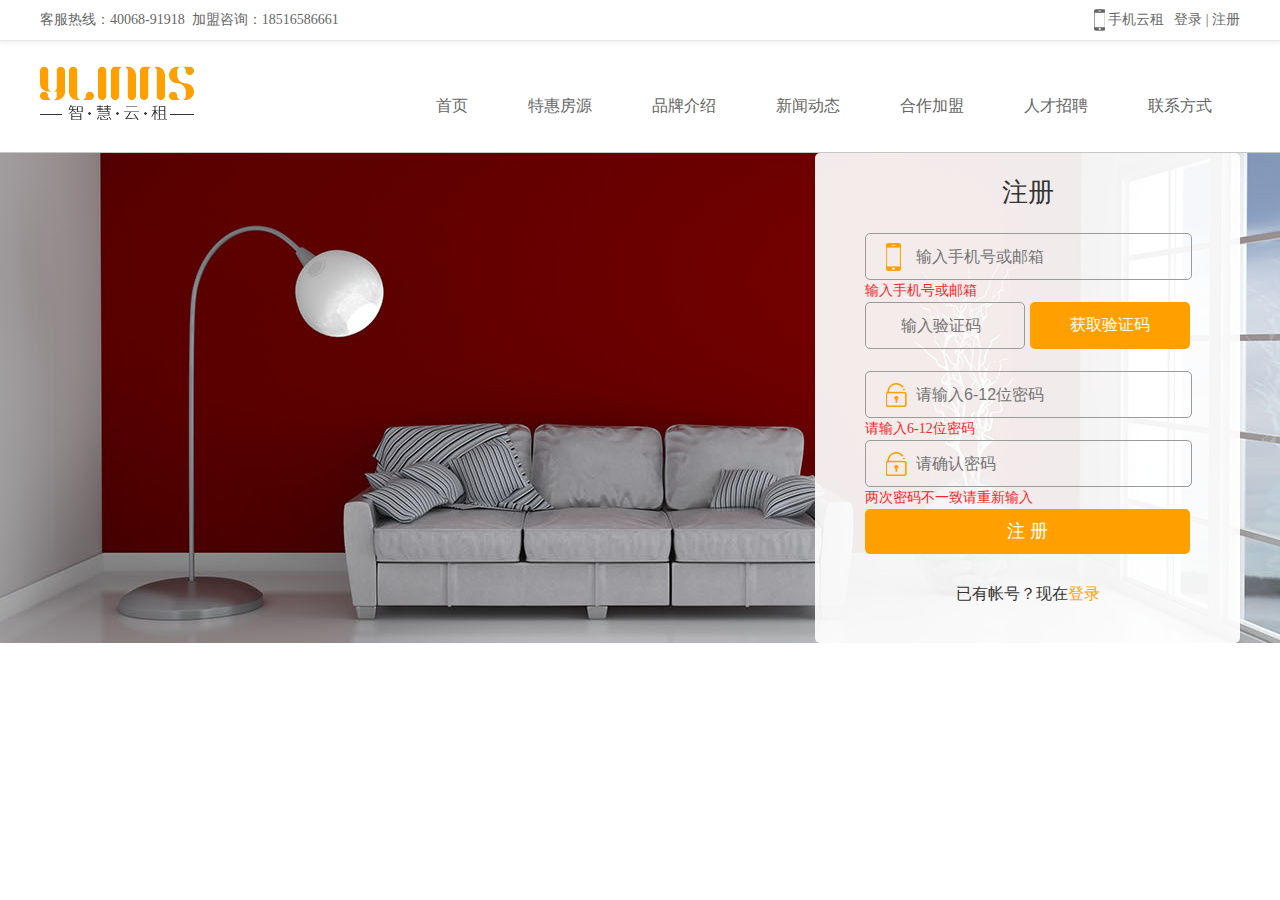
<file: login.html>
<!DOCTYPE html>
<html lang="en">
<head>
	<meta charset="UTF-8">
    <meta http-equiv="X-UA-Compatible" content="IE=edge,chrome=1">
	<title>智慧云租-注册</title>
	<meta name="keywords" content="智慧云租">
    <meta name="description" content="智慧云租">
    <meta name="author" content="carol-y" />
  	<meta name="applicable-device" content="pc,mobile">
	<link rel="stylesheet" type="text/css" href="css/base.css">
	<link rel="stylesheet" type="text/css" href="css/index.css">
	<link rel="stylesheet" type="text/css" href="css/login.css">
</head>
<body class="fa_yahei">
	<!-- header -->
	<div class="h40 w header">
		<div class="w1200 mauto f14 h_call">
			<p class="fl">
				客服热线：40068-91918&nbsp;&nbsp;加盟咨询：18516586661
		    </p>
		    <div class="fr">
		    	<a href="javascript:;" class="icon_iphone no_unl h_call">&nbsp;&nbsp;&nbsp;&nbsp;手机云租</a>
		    	<a href="register.html" class="no_unl h_call">&nbsp;&nbsp;登录</a> | <a href="login.html" class="no_unl h_call">注册</a>
		    </div>
		</div>
	</div>
	<!-- header end -->

	<!-- nav -->
	<div class="nav_bor">
		<div class="clearfix ptb25 w1200 mauto">
			<div class="fl"><img src="images/logo.png"></div>
			<ul class="fr nav mt20">
				<li><a href="index.html" class="no_unl">首页</a></li>
				<li><a href="house_list.html" class="no_unl">特惠房源</a></li>
				<li><a href="#" class="no_unl">品牌介绍</a></li>
				<li><a href="#" class="no_unl">新闻动态</a></li>
				<li><a href="#" class="no_unl">合作加盟</a></li>
				<li><a href="#" class="no_unl">人才招聘</a></li>
				<li><a href="#" class="no_unl">联系方式</a></li>
			</ul>
		</div>
	</div>
	<!-- nav end-->
	
	<!-- login -->
	<div class="banner">
		<div class="item">
			<div class="fill" style="background-image:url(./images/banner2.jpg); height: 490px;">
				<div class="w1200 mauto pr">
					<div class="pa login_box"></div>
					<form class="pa login mauto">
						<h3>注册</h3>
						<div class="login_block">
							<div class="login_text pr">
								<input type="text" name="手机号码" id="tel" placeholder="输入手机号或邮箱" />
							</div>
							<span class="f14 login_hint">输入手机号或邮箱</span>
						</div>
						<div class="login_block">
							<div class="clearfix verify">
								<div class="login_ver pr fl">
									<input type="text" name="手机号码" id="verify" placeholder="输入验证码" />
								</div>
								<input type="button" name="获取验证码" class="ver_btn fr" value="获取验证码" />
							</div>
							<span class="f14 login_hint"> </span>
						</div>
						<div class="login_block">
							<div class="login_text pr login_key">
								<input type="password" name="手机号码" id="pwd" placeholder="请输入6-12位密码" />
							</div>
							<span class="f14 login_hint">请输入6-12位密码</span>
						</div>
						<div class="login_block">
							<div class="login_text pr login_key">
								<input type="password" name="手机号码" id="Apwd" placeholder="请确认密码" />
							</div>
							<span class="f14 login_hint">两次密码不一致请重新输入</span>
						</div>
						<div class="login_block">
							<input type="submit" value="注 册"  class="submit"/>
						</div>
						<p>已有帐号？现在<a href="register.html">登录</a></p>
					</form>
				</div>
			</div>	
		</div>
	</div>
	<!-- login end -->
</body>
</html>
</file>
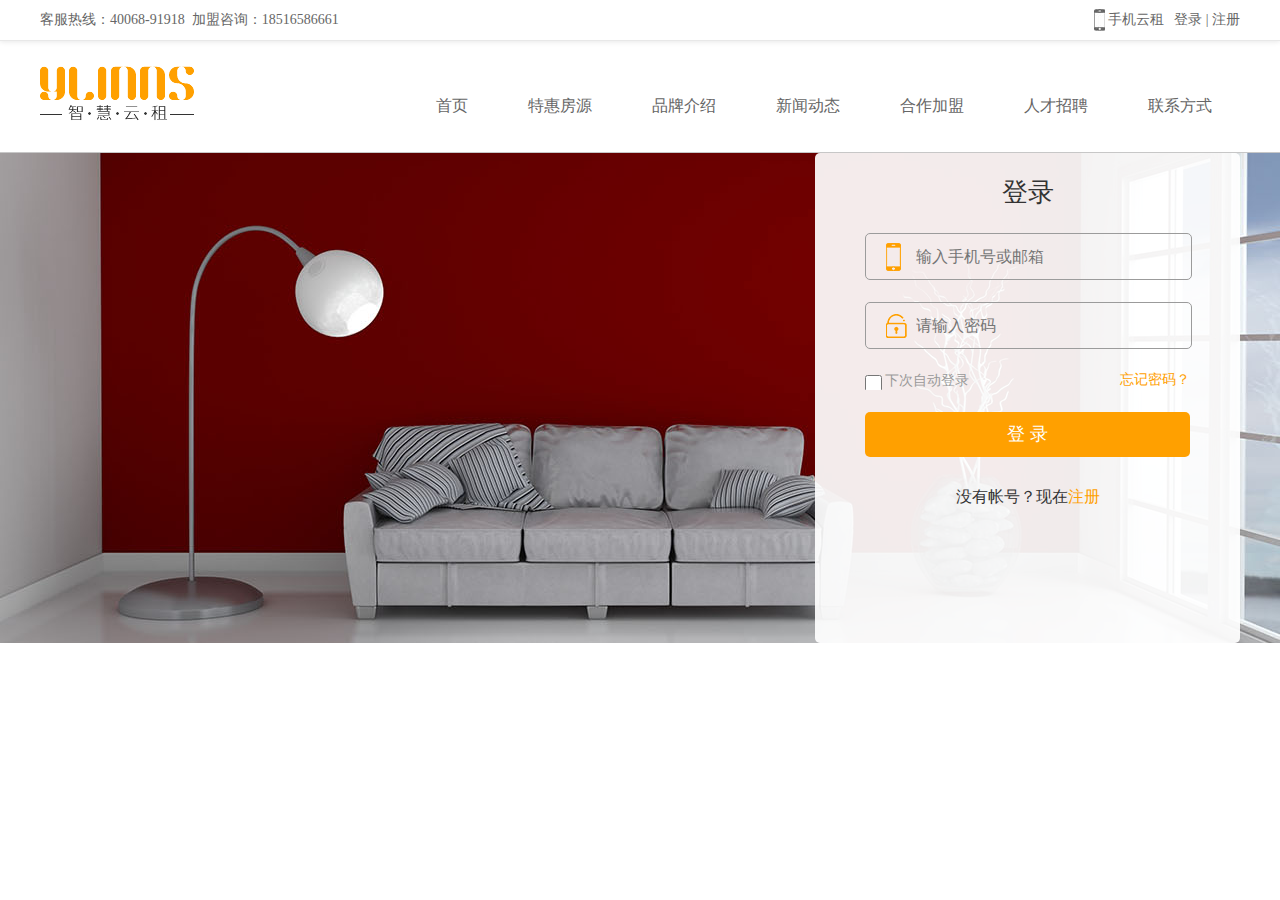
<file: register.html>
<!DOCTYPE html>
<html lang="en">
<head>
	<meta charset="UTF-8">
    <meta http-equiv="X-UA-Compatible" content="IE=edge,chrome=1">
	<title>智慧云租-登录</title>
	<meta name="keywords" content="智慧云租">
    <meta name="description" content="智慧云租">
    <meta name="author" content="carol-y" />
  	<meta name="applicable-device" content="pc,mobile">
	<link rel="stylesheet" type="text/css" href="css/base.css">
	<link rel="stylesheet" type="text/css" href="css/index.css">
	<link rel="stylesheet" type="text/css" href="css/login.css">
	<link rel="stylesheet" type="text/css" href="css/register.css">
</head>
<body class="fa_yahei">
	<!-- header -->
	<div class="h40 w header">
		<div class="w1200 mauto f14 h_call">
			<p class="fl">
				客服热线：40068-91918&nbsp;&nbsp;加盟咨询：18516586661
		    </p>
		    <div class="fr">
		    	<a href="javascript:;" class="icon_iphone no_unl h_call">&nbsp;&nbsp;&nbsp;&nbsp;手机云租</a>
		    	<a href="register.html" class="no_unl h_call">&nbsp;&nbsp;登录</a> | <a href="login.html" class="no_unl h_call">注册</a>
		    </div>
		</div>
	</div>
	<!-- header end -->

	<!-- nav -->
	<div class="nav_bor">
		<div class="clearfix ptb25 w1200 mauto">
			<div class="fl"><img src="images/logo.png"></div>
			<ul class="fr nav mt20">
				<li><a href="index.html" class="no_unl">首页</a></li>
				<li><a href="house_list.html" class="no_unl">特惠房源</a></li>
				<li><a href="#" class="no_unl">品牌介绍</a></li>
				<li><a href="#" class="no_unl">新闻动态</a></li>
				<li><a href="#" class="no_unl">合作加盟</a></li>
				<li><a href="#" class="no_unl">人才招聘</a></li>
				<li><a href="#" class="no_unl">联系方式</a></li>
			</ul>
		</div>
	</div>
	<!-- nav end-->
	
	<!-- register -->
	<div class="banner">
		<div class="item">
			<div class="fill" style="background-image:url(./images/banner2.jpg); height: 490px;">
				<div class="w1200 mauto pr">
					<div class="pa login_box"></div>
					<form class="pa login mauto">
						<h3>登录</h3>
						<div class="login_block">
							<div class="login_text pr">
								<input type="text" name="手机号码" id="tel" placeholder="输入手机号或邮箱" />
							</div>
							<span class="f14 login_hint">&nbsp;</span>
						</div>
						<div class="login_block">
							<div class="login_text pr login_key">
								<input type="password" name="手机号码" id="Apwd" placeholder="请输入密码" />					
							</div>
							<span class="f14 login_hint">&nbsp;</span>
						</div>
						<div class="login_block">
							 <div class="clearfix verify">
								<span class="fl pr">
									<!-- <i class="regi_box pa"></i> -->
									<input type="checkbox" name="同意" class="regi_btn pa">
									<span class="f14 regi_txt">下次自动登录</span>
								</span>
								<a  href="#" class="fr f14">忘记密码？</a></p>
							</div>
							<span class="f14 login_hint">&nbsp;</span>
						</div>
						<div class="login_block">
							<input type="submit" value="登 录"  class="submit"/>
						</div>
						<p>没有帐号？现在<a href="login.html">注册</a></p>
					</form>
				</div>
			</div>	
		</div>
	</div>
	<!-- register end -->
</body>
</html>
</file>
<file: css/base.css>
@charset "utf-8";
body, div, dl, dt, dd,ul,ol,li,h1,h2,h3,h4,h5,h6,pre,form,fieldset,input,textarea,p,blockquote，th,td{margin:0;padding:0;}
table{border-collapse:collapse;border-spacing:0;}
fieldset,img {border:0;}
address,caption,cite,code,dfn,em,strong,th,var{font-style:normal;font-weight:normal;}
ol,ul {list-style:none;}
capation,th{text-align:left;}
h1,h2,h3,h4,h5,h6{font-size:100%;font-weight:normal;}
q:before, q:after{content:' '}
abbr,acronym{border:0;}
a{text-decoration: none;}

.f12{font-size:12px;}
.f13{font-size:13px;}
.f14{font-size:14px;}
.f16{font-size:16px;}
.f18{font-size: 18px;}
.f20{font-size:20px;}
.f30{font-size: 30px;}
.fb{font-weight:bold;}
.fn{font-weight:normal;}
.t2{text-indent:2em;}
.lh150{line-height:150%}
.lh180{line-height:180%}
.lh200{line-height:200%}
.unl{text-decoration:underline;}
.no_unl{text-decoration:none;}
.fa_yahei{font-family:'Microsoft Yahei';}/*微软雅黑*/
.fa_simHei{font-family: 'SimHei';}/*黑体*/
.fa_simSun{font-family: 'SimSun';}/*宋体*/
.fa_STHeiti{font-family: 'STHeiti';}/*华文黑体*/
.fa_Arial{font-family: 'Arial';}

.tl{text-align:left;}
.tc{text-align:center;}
.tr{text-align:right;}
.bc{margin-left:auto;margin-right:auto;}
.fl{float:left;display:inline;}
.fr{float:right;display:inline;}
.cb{clear:both;}
.cl{clear:left;}
.cr{clear:right;}
.clearfix:after{content:'.';display:block;height:0;clear:both;visibility:hidden}
.Clearfix{display:inline-block;}
*html .clearfix{height:1%}
.clearfix{display:block;}
.vm{vertical-align:center;}
.pr{position:relative;}
.pa{position:absolute;}
.abs-right{position:absolute;right:0;}
.zoom{zoom:1}
.hidden{visibility:hidden;}
.none{display:none;}

.w10{width:10px;}
.w20{width:20px;}
.w30{width:30px;}
.w40{width:40px;}
.w50{width:50px;}
.w60{width:60px;}
.w70{width:70px;}
.w80{width:80px;}
.w90{width:90px;}
.w100{width:100px;}
.w200{width:200px;}
.w300{width:300px;}
.w400{width:400px;}
.w500{width:500px;}
.w600{width:600px;}
.w700{width:700px;}
.w800{width:800px;}
.w1200{width:1200px;}
.w{width:100%}
.h40{height:40px;}
.h50{height:50px;}
.h80{height:80px;}
.h100{height:100px;}
.h200{height:200px;}
.h{height:100%}

.mauto{margin: 0 auto;}
.m10{margin:10px;}
.m15{margin:15px;}
.m30{margin:30px;}
.mt5{margin-top:5px;}
.mt10{margin-top:10px;}
.mt15{margin-top:15px;}
.mt20{margin-top:20px;}
.mt30{margin-top:30px;}
.mt40{margin-top:40px; }
.mt45{margin-top: 45px;}
.mt50{margin-top:50px;}
.mt100{margin-top:100px;}
.mb5{margin-bottom:5px;}
.mb10{margin-bottom:10px;}
.mb15{margin-bottom:15px;}
.mb20{margin-bottom:20px;}
.mb30{margin-bottom:30px;}
.mb40{margin-bottom: 40px;}
.mb50{margin-bottom:50px;}
.mb100{margin-bottom:100px;}
.ml5{margin-left:5px;}
.ml10{margin-left:10px;}
.ml15{margin-left:15px;}
.ml20{margin-left:20px;}
.ml30{margin-left:30px;}
.ml50{margin-left:50px;}
.ml100{margin-left:100px;}
.mr5{margin-right:5px;}
.mr10{margin-right:10px;}
.mr22{margin-right:22px;}
.mr20{margin-right:20px;}
.mr30{margin-right:30px;}
.mr50{margin-right:50px;}
.mr100{margin-right:100px;}
.p10{padding:10px;}
.p15{padding:15px;}
.p30{padding:30px;}
.pt5{padding-top:5px;}
.pt10{padding-top:10px;}
.pt15{padding-top:15px;}
.pt20{padding-top:20px;}
.pt30{padding-top:30px;}
.pt50{padding-top:50px;}
.pt100{padding-top:100px;}
.pb5{padding-bottom:5px;}
.pb10{padding-bottom:10px;}
.pb15{padding-bottom:15px;}
.pb20{padding-bottom:20px;}
.pb30{padding-bottom:30px;}
.pb50{padding-bottom:50px;}
.pb100{padding-bottom:100px;}
.pl5{padding-left:5px;}
.pl10{padding-left:10px;}
.pl15{padding-left:15px;}
.pl20{padding-left:20px;}
.pl30{padding-left:30px;}
.pl50{padding-left:50px;}
.pl100{padding-left:100px;}
.pr5{padding-right:5px;}
.pr10{padding-right:10px;}
.pr15{padding-right:15px;}
.pr20{padding-right:20px;}
.pr30{padding-right:30px;}
.pr50{padding-right:50px;}
.pr100{padding-right:100px;}
.ptb25{padding: 25px 0;}

/*解决select的浏览器兼容性*/
select{padding:2px;}

/*解决设置windows窗口背景色后输入框和文本域变色的问题*/
input[type="text"],input[type="password"],select{background: #fff;}
input:-webkit-autofill{-webkit-box-shadow:0 0 0px 100px white inset;}
</file>
<file: css/index.css>
@charset "utf-8";
body{color: #333;}
hr{height: 1px; border: 0; background: #eaeaea; padding: 0; margin: 0;}
.header{box-shadow: 0 1px 5px #e8e8e8; border-bottom:1px solid #e8e8e8;}
a{color: #666; text-decoration: none;}
body{min-width: 1200px;}
.h_call{ color: #666; line-height: 40px;}
.h_call span{ color: #333;}
.icon_iphone{display: inline-block; background:url(../images/icon_iphone.jpg) no-repeat left center;}
.nav{height: 41px;}
.nav li{display: inline-block; *zoom:1;*display: inline;}
.nav li a{ padding:10px 28px; border-radius: 10px; display: block; }
.nav li a.cover{background: #ffa000; color: #fff;}
.nav li a:hover{background: #ffa000; color: #fff;}
.nav_bor{width: 100%; border-bottom: 1px solid #c7c7c7;}

.banner{width: 100%;}
.banner .item{min-height: 420px; }
.banner .item .fill{cursor:pointer;background-position: center;-webkit-background-size: cover;-moz-background-size: cover;background-size: cover;-o-background-size: cover; width: 100%; min-height: 420px; cursor: pointer;}
.banner .prev,.next{background: url(../images/icon_btn.png) no-repeat center; display: block; width: 58px; height: 102px; cursor: pointer; top: 155px;}
.banner .prev{background-position: 0 0; left:50px;}
.banner .next{background-position:-58px 0; right: 50px;}
.banner .prev:hover{background-position:-116px 0;}
.banner .next:hover{background-position:-174px 0;}

.strip{height: 8px; background-color:#f09e13;}
.icon{width: 100%; font-size: 0;}
.icon li{display: inline-block; margin-right: 73px; *zoom:1;*display: inline;}
.icon li:last-child{margin-right: 0;}
.icon li:first-child+li+li+li{margin-right: 0;}
.icon li a{width: 245px; height: 95px;}
.icon li a i{display: block; width: 60px; height: 60px; background: url(./../images/icon_img.png) no-repeat;}
.icon li a .icon_h{background-position: 0 0;}
.icon li a .icon_c{background-position: 0 -60px;}
.icon li a .icon_b{background-position: 0 -120px;}
.icon li a .icon_s{background-position: 0 -180px;}
.icon li a dl dt{font-size:18px; color:#666;}
.icon li a dl dd{font-size: 14px; color: #999;}
/*.icon li a.cover{background: #fafafa;}*/
.icon li a:hover{background: #fafafa;}

.recom{width:190px; height: 60px;}
.recom_t{font-size: 0; text-align:center; margin-top: 25px; }
.recom_t li{display: inline-block; margin-right: 45px; *zoom:1;*display: inline;}
.recom_t li:last-child{margin-right: 0px;}
.recom_t li:first-child+li+li+li+li{margin-right: 0px;}
.recom_t li a{width: 130px; height: 40px; display: block; text-align: center; line-height: 40px; border:1px solid #999; font-size: 14px; border-radius: 30px;}
.recom_t li a:hover{border:1px solid #ffa000; background:#ffa000; color:#fff;}
.recom_img .r_1,.r_2,.r_3 { background-repeat: no-repeat; background-position: center; }
.recom_img  a{ color: #fff;  }
.recom_img  a:hover{text-decoration: underline;}
.recom_img .r_1{width: 795px; height: 300px; background-size: 100%;}
.recom_des{height: 70px; width: 100%; background-color:rgba(0,0,0,0.4); bottom: 0; color: #fff;  /*filter:alpha(opacity=50);*/ }
.recom_des dl dt{font-size: 16px;}
.recom_des dl dd{font-size: 12px; color: #d8d8d8; margin-top:6px;}
.recom_des p{padding-top: 25px;}
.recom_btn{bottom: 50px; right: 15px; cursor: pointer;}
.recom_btn span{display:inline-block; width: 22px; height: 6px; cursor: pointer; background: #c5c5c5;}
.recom_btn span.cover{background: #fff; }
.recom_img .r_2{width: 384px; height: 300px; background-size: 100%;}
.recom_img .r_3{width: 386px; height: 300px; background-size: 100%;}
.recom_img .r_3:first-child{width: 388px; height: 300px;}
.recom_img .ier_3{margin-left: 20px;}
.recom_img .ier_3:first-child{margin-left:0;}

.custi{width:204px; height: 59px;}
.custi_con .custi_cs1{width: 794px;}
.custi_con .fr{width: 380px;}
.hr{background-color: #c5c5c5; height: 1px; border:0;}
.custi_tit{height: 12px;}
.custi_tit span{background:#fff url(./../images/icon_tri.png) no-repeat left center; padding:0 5px 0 20px; top: -15px;}
.custi_tit a{color: #0042ff; right: 0; top: -10px; background: #fff;}
.custi_list{list-style: disc;}
.custi_list li{color: #666;}
.custi_box:last-child{ margin-bottom: 0px; }
.custi_box:first-child+div+div{margin-bottom: 0px;}
.custi_con .custi_s1{width: 385px;}
.custi_con .custi_s{width: 385px; height: 223px; background-repeat:no-repeat; background-origin: center center; }


.footer{width: 100%; background-color: #333; padding-top: 60px;}
.footer .foo_nav{padding-left: 85px; width: 1010px;}
.footer .foo_nav dl{width:80px; color: #fff; font-size:14px; margin-right:130px; }
.footer .foo_nav dl dt{font-size:18px; padding-bottom: 10px;}
.footer .foo_nav dl dd{line-height: 32px;}
.footer .foo_nav dl a{color: #fff;}
.footer .foo_code{width: 125px; color: #fff; padding-top: 15px; text-align: center;}
.footer .foo_code p {  line-height:55px; }
.footer .foo_co{background: #211d1d; color: #fff; text-align: center; font-size: 14px; padding:25px 0; margin-top: 25px;}
.footer .foo_co p{line-height: 25px;}
</file>
<file: css/house_list.css>
@charset "utf-8";
.filter{ border-bottom:1px solid #c7c7c7; width: 100%; height: 60px;}
.filter dt{margin-right: 40px;margin-top: 14px; color: #5d5d5d;height: 32px; line-height: 32px;}
.filter dd{margin-top: 14px; color: #5d5d5d; width:102px; height: 32px; line-height: 32px; text-align: center; border-radius:10px; cursor: pointer;}
.filter h3{margin-right: 40px;margin-top: 14px; color: #5d5d5d;height: 32px; line-height: 32px;}
.filter .select{margin-top: 14px; color: #5d5d5d; width:102px; height: 32px; line-height: 32px; text-align: center; border-radius:10px; cursor: pointer;}
.filter dd.cover{background: #ffa000; color: #fff;}
.choose .select{margin-top: 14px; color: #5d5d5d; width:102px; height: 32px; line-height: 32px; text-align: center; border:1px solid #c7c7c7; border-radius:0; cursor: pointer; margin-right:10px;}
.filter .del{color: #ffa000; background: url(./../images/icon_del.png) no-repeat 5px center; width: 120px; border:0; height: 35px; line-height: 35px;padding-left: 30px;margin-top: 13px; cursor: pointer; display: none;}
.filter .sort{color: #ffa000;}
.h_list{width: 100%; background: #f9fcff;}
.h_list .house_list{overflow: hidden;}
.h_list .house_list li{ width:385px; float: left; border-radius:5px; margin-right: 22.5px; margin-top:22.5px; font-size: 0;overflow: hidden;}
.h_list .house_list li:nth-child(3n+0){margin-right: 0;}
.h_list .h_img{width:385px; height: 295px;}
.h_list .h_des{border:1px solid #d7d8d9; border-top:0; box-sizing: content-box; overflow: hidden; background: #fff;border-radius:0 0 5px 5px;}
.h_list .h_des dl{font-size: 18px; color: #333;}
.h_list .h_des dl a:hover{text-decoration: underline;}
.h_list .h_des dl dd{color:#296ec3; }
.h_list .h_des dl dd span{padding: 0px 3px 2px 3px; background: #ffa000; color: #fff; border-radius: 2px; font-size: 14px;}
.h_list .h_money{width:110px; text-align: right;}
.h_list .h_btn{width: 66px; padding-left: 32px;}
.h_list .h_btn span{width:23px; height: 6px; display: inline-block;*zoom:1;*display: inline; background: #c5c5c5; margin-left: 10px; cursor: pointer;}
.h_list .h_btn span.cover{background: #ffa000;}
.h_list .house_list li p{color: #ffa000; text-align: right;}
.page{font-size: 0; height:35px; text-align: center; padding-bottom: 20px;}
.page li{font-size:16px; box-sizing: border-box; width: 35px; height: 35px; line-height: 35px; text-align: center;display: inline-block;*zoom: 1;*display: inline;  border:1px solid #d3d3d3; border-radius: 0; margin-right:10px; color: #666; cursor: pointer;}
.page li:hover{background: #ffa000; color: #fff;}
.page .prev{color: #ffa000;}
.page .next{color: #ffa000; background: none;}
.h_re{border-top: 1px solid #e4e4e4; width: 100%; padding: 20px 0;}
.h_re .h_title{height: 32px;}
.h_re .h_title h3{font-weight: normal; color: #333; left: 50%; margin-left: -600px;}
.h_re i{display:block; width: 40px; height: 32px; background:url(./../images/icon.png) no-repeat 0 0;}
.h_re span{left: 48px; top: 8px;}
.h_re .h_re_list{left: 50%; margin-left: -600px; height: 120px; overflow: hidden;}
.h_re .h_re_list ul{font-size: 0; width: 99999px;}
.h_re .h_re_list li{overflow: hidden; width: 345px; margin-left:41.25px;display:inline-block;*zoom:1;*display: inline;}
.h_re .h_re_list li a{display: block;}
.h_re .h_re_list .h_re_title{width:150px;}
.h_re .h_re_list .h_re_title strong{color: #ffa000; line-height: 40px;}
.h_re .h_re_list .h_re_title p{color: #779bd4;}
/*.h_re .h_re_list .h_re_btn{top:40px; width: 1200px;}*/
.h_re .h_re_list .btn_prev,.btn_next{width:23px; height: 77px; background: url(./../images/h_re_btn.png) no-repeat 0 0; cursor: pointer; top:40px;}
.h_re .h_re_list .btn_prev{left: 0;}
.h_re .h_re_list .btn_next{background-position: -23px 0; right: 0;}
</file>
<file: css/house_details.css>
@charset "utf-8";
.h_de{overflow: hidden;}
.h_de .h_de_title{ padding:15px 0; }
.h_de .h_de_title h1{font-size: 36px; color: #333;}
.h_de .h_de_title p{font-size: 16px; color: #ffa000;}
.h_de .h_de_title em{font-size: 16px; color: #666;}
.h_de .h_de_left{width: 830px;}
.h_de .h_de_l ul li{margin-bottom: 2px;}
.h_de .h_de_l ul li:last-child{margin-bottom: 0;}
.h_de .h_de_l ul li:first-child+li+li+li+li+li{margin-bottom: 0;}
.h_de .h_de_l .h_btn_prev,.h_btn_next{width:115px; height: 25px; background: url(./../images/h_de_btn.png) no-repeat center 0; display: block;}
.h_de .h_de_l .h_btn_prev{top:0;}
.h_de .h_de_l .h_btn_next{background-position: 0 -25px;bottom:4px;}
.h_de .h_de_des{background: #f8f8f8;}
.h_de .h_de_des dl{ width: 225px;padding-left:40px; padding-top:20px; padding-bottom: 20px;}
.h_de .h_de_des dl dt{font-size: 20px; color: #333; }
.h_de .h_de_des dl dt i{display: inline-block; width:37px; height: 33px; background: url(./../images/icon.png) no-repeat 0 -81px;}
.h_de .h_de_des dl dt .h_icon_r{width:42px; height: 38px; background-position:-38px -81px;}
.h_de .h_de_des dl dt .h_icon_c{width: 40px; height: 30px; background-position:-82px -81px;}
.h_de .h_de_des dl dt span{top:5px; left: 45px;}
.h_de .h_de_des dl dd{font-size: 14px; color: #666;}

.h_de .h_de_room{padding: 30px 0; }
.h_de .h_de_room .r_title{width: 185px; float: left; text-align: center;}
.h_de .h_de_room .r_con{width: 645px; float: left;}
.h_de .h_de_room .r_con p{line-height: 20px;}
.h_de .h_de_room .r_con p strong{color: #ffa000;}
.h_de .h_de_room .r_title i{width: 50px; height: 42px; display: block; background: url(./../images/icon.png) no-repeat;background-position:0 -32px; }
.h_de .h_de_room .r_title .r_icon2{width:34px; height: 46px; background-position:-105px -33px;}
.h_de .h_de_room .r_title .r_icon3{width:53px; height: 47px; background-position:-52px -33px;}
.h_de .h_de_room .r_title .r_icon4{width:42px; height: 38px; background-position:-139px -33px;}
.h_de .h_de_room .r_title .r_icon5{width:37px; height: 49px; background-position:-181px -33px;}
.h_de .r_con li{width: 161px; float: left; height: 60px;}
.h_de .r_con li em{width: 161px; display: block;}
.h_de .r_con li img{float: left;}
.h_de .r_con li span{color: #ffa000; float: left;}

.h_de .h_msg li{width: 161px; float: left; height: 30px;}
.h_de .r_con li img{float: left;}


.h_de .r_occupancy{border: 1px solid #eaeaea; border-radius: 10px; padding: 15px 0; height: 65px; margin-top: 15px;}
.h_de .r_occupancy:first-child{margin-top: 0;}
.h_de .r_occupancy li{text-align:center; height: 65px; line-height: 65px;border-right:1px solid #eaeaea;}
.h_de .r_occupancy li:last-child{border-right:0;}
.h_de .r_occupancy li:first-child+li+li+li+li{border-right:0;}
.h_de .r_occupancy .r_o_title{width: 95px;font-size: 30px;}
.h_de .r_occupancy .r_o_money{width: 115px;}
.h_de .r_occupancy .r_o{width: 98px;}
.h_de .r_occupancy .r_o i{width:32px; height:34px; display: block; text-align:center; margin-left: 33px;}
.h_de .r_occupancy .r_o .over{color: #ffa000;line-height: 30px;}
.h_de .r_occupancy .r_pro{width: 100px;line-height: 30px;}
.h_de .r_occupancy .r_o_time{width: 230px;line-height: 30px;}
.h_map{ margin: 10px 0 50px 0; width:830px; height: 420px; overflow: hidden; border: 1px solid #ffa000; box-sizing:border-box;}

.h_de_right{width: 330px; margin-top:120px; border:1px solid #eaeaea; box-sizing: border-box;}
.h_de .m_pay{background: #f1f1f1; padding: 10px; height: 43px;}
.h_de .m_pay_m{color: #ffa000;}
.h_de .m_pay_m em{font-size: 40px;} 
.h_de .m_pay_m i{font-style: normal;}
.h_de .m_pay_t{margin-top:25px;}
.h_de .h_par{padding:15px 30px; line-height: 25px;}
.h_de .h_app{width: 300px; height:50px; line-height: 50px; text-align: center; background: #ffa000; color: #fff; margin: 0 auto; border: 0px; font-size: 20px; outline: none; cursor: pointer;}
/*.h_de .h_app a{display: block; color: #fff;}*/
.h_de .h_tel{width: 240px; height:75px; background:#ffa000 url(./../images/icon_tel.png) no-repeat 20px center;line-height: 75px; padding-left:60px; color: #fff; margin: 10px auto; font-size: 32px;}
.h_de .h_de_right hr{height: 1px; background: #eaeaea; border:0; margin:20px 0;}
.h_de .h_promise{font-size: 0; text-align: center;}
.h_de .h_promise li{width: 94px; display: inline-block; *zoom:1; *display:inline; margin-left: 9px;}
.h_de .h_promise li:first-child{margin-left: 0;}
.h_de .h_promise li i{display: block; width: 94px; height: 94px; background: url(./../images/icon.png) no-repeat 0 -154px;}
.h_de .h_promise li .h_r_icon2{background-position: -94px -154px;}
.h_de .h_promise li .h_r_icon3{background-position: -188px -154px;}
.h_de .h_promise li p{text-align: center; line-height: 40px;}
.h_de .h_text li{padding:10px 20px;}
.h_de .h_text .h_text1{background:#f5f5f5 url(./../images/icon_1.png) no-repeat 20px center; padding-left:65px; line-height: 30px; margin-top:5px;}
.h_de .h_text .h_text2{background:#f5f5f5 url(./../images/icon_2.png) no-repeat 20px center; padding-left:65px; line-height: 30px; margin-top:5px;}
.h_de .h_text .h_text3{background:#f5f5f5 url(./../images/icon_3.png) no-repeat 20px center; padding-left:65px; line-height: 30px; margin-top:5px;}
.h_de .h_s{width: 300px; margin:0 auto; padding-top: 15px;}
.h_de .h_s_time{width: 220px; height: 40px; border:1px solid #eaeaea; text-align: center; line-height:40px;}
.h_de .h_s_choose{width:65px; height: 40px;}
.h_de .h_calendar{width:100%; padding:0 5px;}
.h_de .h_calendar ul{font-size:0;}
.h_de .h_calendar ul li{width: 62px; height:45px; padding-top: 10px; border-left:1px solid #eaeaea; font-size:14px; display: inline-block; *zoom:1; *display: inline; text-align: center;}
.h_de .h_calendar ul li span{color: #666;}
.h_de .h_calendar ul li:first-child{border-left:0;}
.h_de .h_calendar p{text-align: center;}
.h_de .h_calendar p a{color: #02d871;}

.h_de .h_de_banner{height:480px; }
.h_de #bImg{width:710px;height: 480px; overflow: hidden;}
</file>
<file: lib/style/style.css>
@charset "utf-8";
* {
    padding: 0;
    margin: 0;
}

img {
    border: none
}

ul,
li {
    list-style: none
}

/*a {
    color: #333;
    font-size: 14px;
    text-decoration: none;
}*/

/*a:hover {
    text-decoration: underline;
}*/

.cl:after {
    visibility: hidden;
    display: block;
    font-size: 0;
    content: " ";
    clear: both;
    height: 0
}

.cl {
    zoom: 1
}

.successlunbo {
    width: 830px;
    margin:0 auto;
}
/* sildes css begin */

.control {
    width: 685px;
    height: 600px;
    background: #282828;
    display: block;
    position: absolute;
    top: 0;
    left: 0;
    overflow: hidden;
}

.change li {
    width: 685px;
    overflow: hidden;
    text-align: center
}
/* 图片垂直居中,不是很准确 */

.change li .imgWrap {
    display: table-cell;
    width: 685px;
    height: 600px;
    vertical-align: middle;
    cursor: pointer;
    *font-size: 500px;
}

.change li img {
    max-width: 685px;
    max-height: 600px;
    width: expression(this.width > 685 && this.width > this.height ? 600: true);
    height: expression(this.height >685 ? 600: true);
    /*vertical-align: middle;*/
    overflow: hidden
}
/* 描述部分 */

.change li .textDesc {
    width: 100%;
    height: 35px;
    position: absolute;
    left: 0;
    bottom: 4px;
    text-align: left;
    overflow: hidden;
}

.change li .opacity {
    width: 100%;
    height: 40px;
    position: absolute;
    left: 0;
    bottom: 0;
    background: #000;
    filter: alpha(opacity=50);
    opacity: 0.5;
}

.change li .title {
    padding: 10px 15px 0;
    color: #e6e6e6;
    font-size: 14px;
    line-height: 22px;
}

.change li .title a {
    color: #e6e6e6;
}
/*.change li .text{color:#b7b7b7;line-height:18px;padding:5px 15px;font-size:12px;}*/
/* 翻页按钮 */

.ssprev,
.ssnext {
    width: 49px;
    height: 49px;
    position: absolute;
    bottom: 300px;
    color: #FFF;
    font-size: 14px;
    z-index: 9;
    font-weight: bold;
    cursor: pointer;
    outline: none;
    display: none;
}

.ssprev span,
.ssnext span {
    display: none;
}
.ssprev {
    left: 0;
    background: url(../images/arrows_01.png) no-repeat;
    _filter: progid: DXImageTransform.Microsoft.AlphaImageLoader(enabled=true, sizingMethod=crop, src="../images/arrows_01.png");
    _background: none
}
.ssnext {
    right: 0;
    background: url(../images/arrows_02.png) no-repeat;
    _filter: progid: DXImageTransform.Microsoft.AlphaImageLoader(enabled=true, sizingMethod=crop, src="../images/arrows_02.png");
    _background: none
}
/* 分页 */
.pageClass {
    text-align: center;
    z-index: 9;
    position: absolute;
    top: 50px;
    padding-top: 10px;
}
.pageClass a {
    display: inline-block;
    width: 10px;
    height: 10px;
    margin: 0 3px;
    overflow: hidden;
    border: 1px solid #bebebe;
    background: #bebebe;
    border-radius: 5px;
    outline: none
}
.pageClass a span {
    display: none
}
.pageClass a:hover,
.pageClass a.cur {
    border: 1px solid #be230a;
    background: #be230a
}
/* 缩图部分 */

.thumbWrap {
    width: 145px;
    height: 600px;
    position: absolute;
    right: 0;
    top: 0;
    background: #0d0d0d;
    overflow: hidden;
}

.thumbWrap .thumbCont {
    height: 516px;
    margin: 45px auto 0;
    overflow: hidden;
    position: relative;
    width: 134px;
}
.thumbWrap ul li {
    /*height: 88px;*/
    overflow: hidden;
    /*padding-bottom: 13px;*/
    padding-left: 7px;
    text-align: center;
    width: 127px;
}
.thumbWrap ul li div {
    display: table-cell;
    width: 127px;
    height: 88px;
    vertical-align: middle;
    cursor: pointer;
    *font-size: 79px;
}
.thumbWrap ul li img {
    max-width: 127px;
    max-height: 88px;
    width: expression(this.width > 127 && this.width > this.height ? 127: true);
    height: expression(this.height >89 ? 89: true);
    vertical-align: middle;
    overflow: hidden
}
.thumbWrap ul li.cur {}
/* 缩图按钮 */
.thumbPrev,
.thumbNext {
    width: 100px;
    height: 24px;
    text-align: center;
    position: absolute;
    color: #000;
    z-index: 9;
    outline: none
}
.thumbPrev span,
.thumbNext span {
    display: none;
}
.thumbPrev {
    left: 25px;
    top: 15px;
    background: url(../images/sprev.png) no-repeat;
}
.thumbNext {
    left: 25px;
    bottom: 10px;
    background: url(../images/snext.png) no-repeat;
}
</file>
<file: lib/style/new_calendar.css>
@charset "utf-8";

#index_list_calendar-box {
	position: absolute;
	width: 525px;
	border: 1px solid #c1bcbc;
	background: #fff;
	z-index: 999;
	top: 35px;
	right:0;
	padding-bottom: 5px;
}

.calendar-month {
	font-size: 12px;
	color: #333;
	float: left;
	width: 260px
}

.calendar-title {
	position: relative;
	color: #322c27;
	line-height: 40px;
	text-align: center;
	border-bottom: 1px solid #E4E4E4;
	font-weight: 700
}

.calendar-title h2 {
	font-size: 15px;
	text-align: center;
	font-weight: 700
}

.calendar-week {
	position: relative;
	overflow: hidden
}

.calendar-month li {
	float: left;
	width: 14%;
	border: 2px solid #fff;
	height: 32px;
	line-height: 32px;
	text-align: center;
	-webkit-box-sizing: border-box;
	box-sizing: border-box;
	font-weight: 700
}

.calendar-day {
	overflow: hidden
}

.calendar-month .old, .calendar-month .unselectable {
	color: #DCDCDC;
	cursor: default
}

.calendar-month .line3 {
	line-height: 20px
}

.calendar-month .cal_select span, .calendar-month .show-date span:hover
	{
	color: #fff;
	background-color: #22bb62;
	display: inline-block;
	width: 100%;
	height: 32px;
	line-height: 32px;
	cursor: pointer
}

.calendar-week li {
	font-weight: 400
}

.calendar-week .pink {
	color: #22bb62
}

.calendar-month .line3 em {
	display: block
}

.calendar-month .cal_select em {
	color: #fff
}

.calendar-month .cal_noRoom span {
	color: #999;
	background-color: #ddd;
	display: inline-block;
	width: 99%;
	height: 37px;
	margin-top: 1px;
	border-radius: 3px
}

.div_fixed {
	left: 0;
	position: fixed;
	top: 0;
	width: 100%;
	z-index: 9999
}

.calendar_top {
	padding: 10px
}

.cal_te {
	text-align: center;
	color: #F05B72;
	line-height: 15px
}

.cal_tu {
	padding: 10px
}

.marginL25 {
	margin-left: 25px
}

.clear_date {
	display:none;
	cursor: pointer;
	width: 20px;
	height: 20px;
	position: absolute;
	top: 12px;
    right: 12px;
	background: url(/resourcesWeb/v201510/images/clear_data_gray.png) no-repeat center center;
}

.clear_date:hover {
	background: url(/resourcesWeb/v201510/images/clear_data_green.png) no-repeat center center
		!important;
}

.cal_next, .cal_pre {
	width: 40px;
	height: 40px;
	display: inline-block;
	position: absolute;
	top: 0;
	cursor: pointer
}

.cal_pre {
	left: 0;
	background:
		url(/resourcesWeb/v201510/images/commom/cal_icon_left_on.png)
		no-repeat center center
}

.cal_next {
	right: 0;
	background:
		url(/resourcesWeb/v201510/images/commom/cal_icon_right_on.png)
		no-repeat center center
}

.ipt_search {
	width: 100%;
	color: #322c27
}

.calendar input[type="text"]{border:0; text-align:center;}
</file>
<file: css/login.css>
@charset "utf-8";
.login_box{width: 425px; border-radius: 5px; border:5px; background-color:#fff; opacity: 0.92; right: 0;z-index: 1; filter:alpha(opacity=92); height: 490px;}
.login{width:325px; right: 50px; z-index: 1;}
.login h3{line-height: 80px; text-align: center; font-size: 26px; font-weight: normal;}
.login .login_text,.login_ver{width:285px; padding-left: 40px; line-height: 45px; border-radius: 5px; border:1px solid #9b9b9b; background: url(./../images/icon_iphone_o.png) no-repeat 20px center;}
.login .login_text input{width:270px; line-height: 40px; border:0; background:none; 
   outline:none; padding-left: 10px; font-size:16px;}
.login .login_text label{left:45px; top: 0; color: #939393;}
.login .login_hint{color:#f32727; display:block; line-height: 22px; height: 22px;}
.login .verify{overflow: hidden;}
.login .login_ver{ background: none; padding-left:25px; width:133px;}
.login .login_ver input{width:130px; line-height: 40px; border:0; background:none; 
   outline:none; padding-left: 10px; font-size: 16px;}
.login .login_ver label{left:35px; top: 0; color: #939393;}
.login .ver_btn{width: 160px;height: 47px; display: block; border-radius: 5px; border:0; outline: none; color: #fff; background: #ffa000; font-size:16px;}
.login .ver_btn.cover{ background: #ddd; }
.login .login_key{background: url(./../images/icon_key_o.png) no-repeat 20px center;}
.login .submit{display: block; width: 325px; height: 45px; line-height: 45px; text-align: center; color: #fff; border-radius: 5px; color: #fff;background-color: #ffa000; border:0; font-size: 18px; outline: none;}
.login p{ line-height: 80px; font-size: 16px; color: #333; text-align: center; }
.login a{color: #ffa000;}
</file>
<file: css/register.css>
@charset "utf-8";
.regi_txt{color: #999; padding-left: 20px;}
/*.regi_box{display: inline-block; width: 15px; height: 15px; border:1px solid #ffa000;z-index: 1; top: 4px;}*/
.regi_btn{width: 17px; height: 17px;z-index: 2; left: 0; top: 4px;}
</file>
